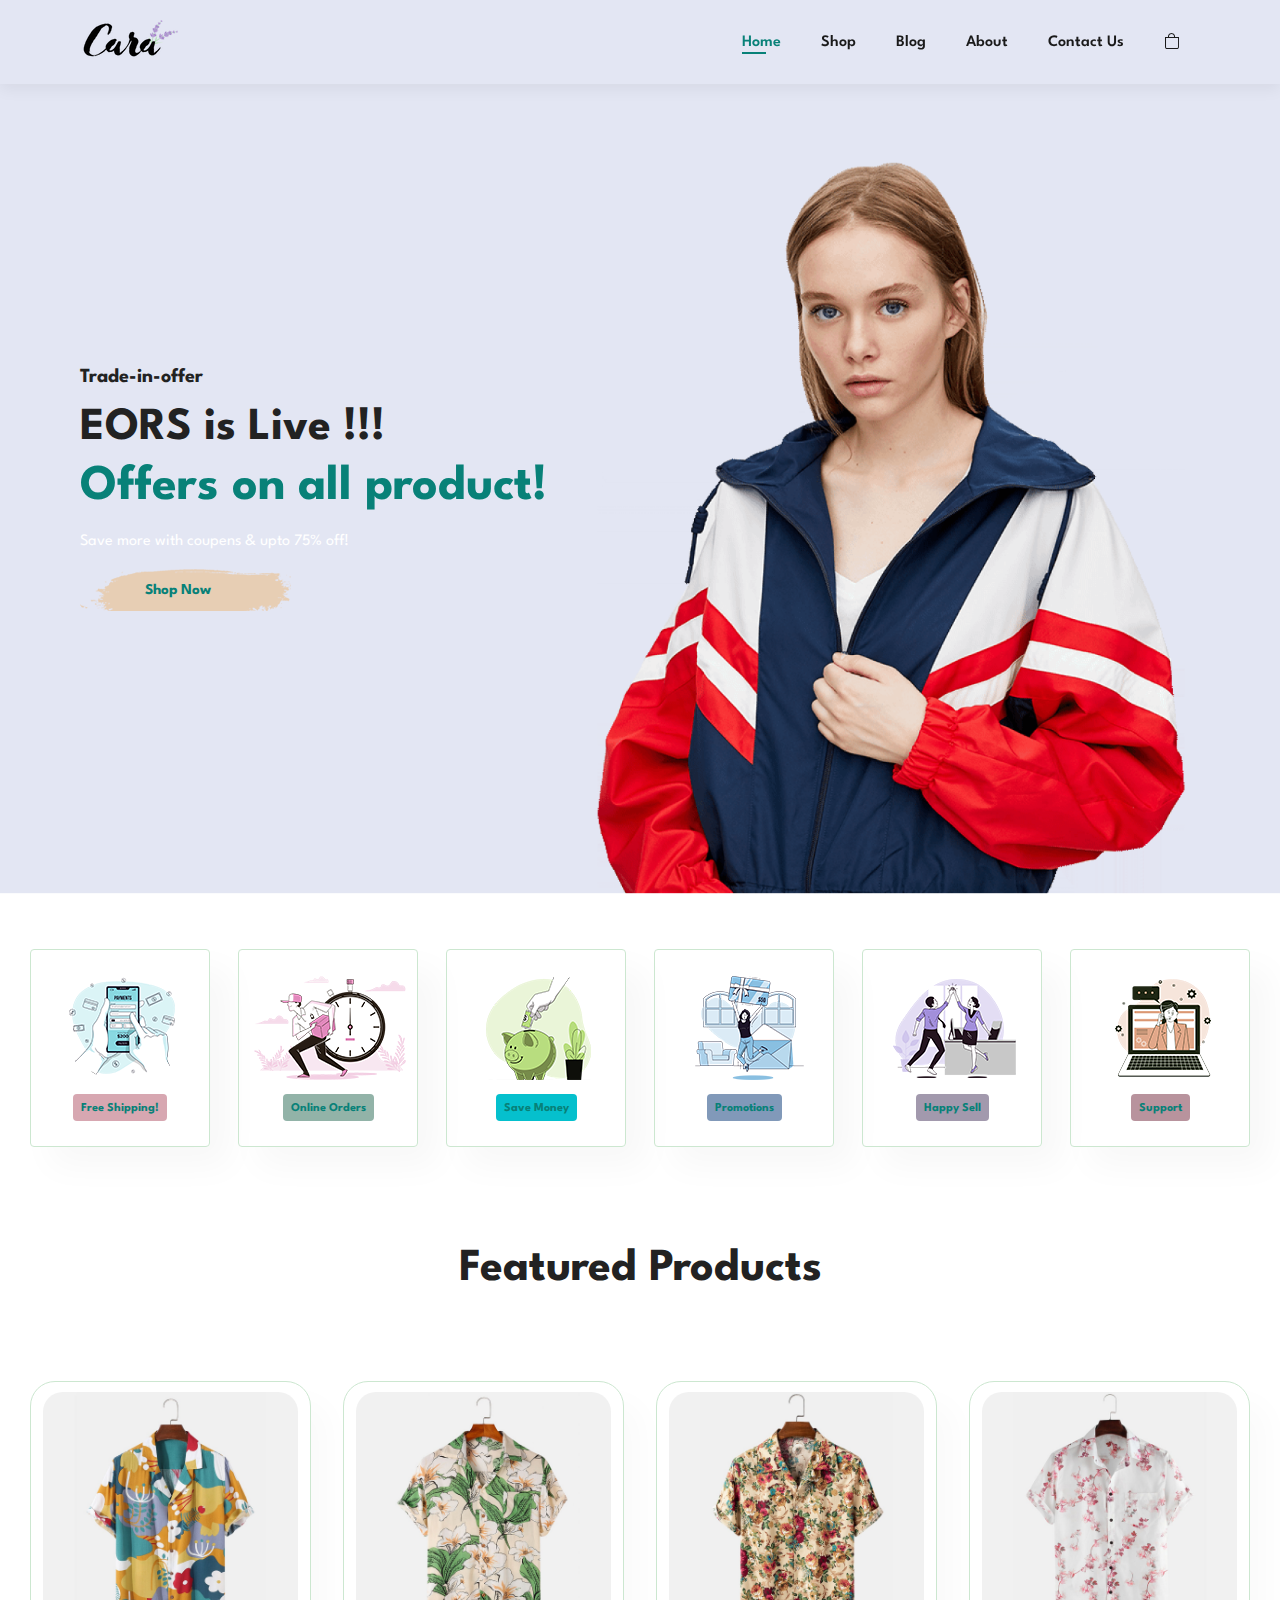
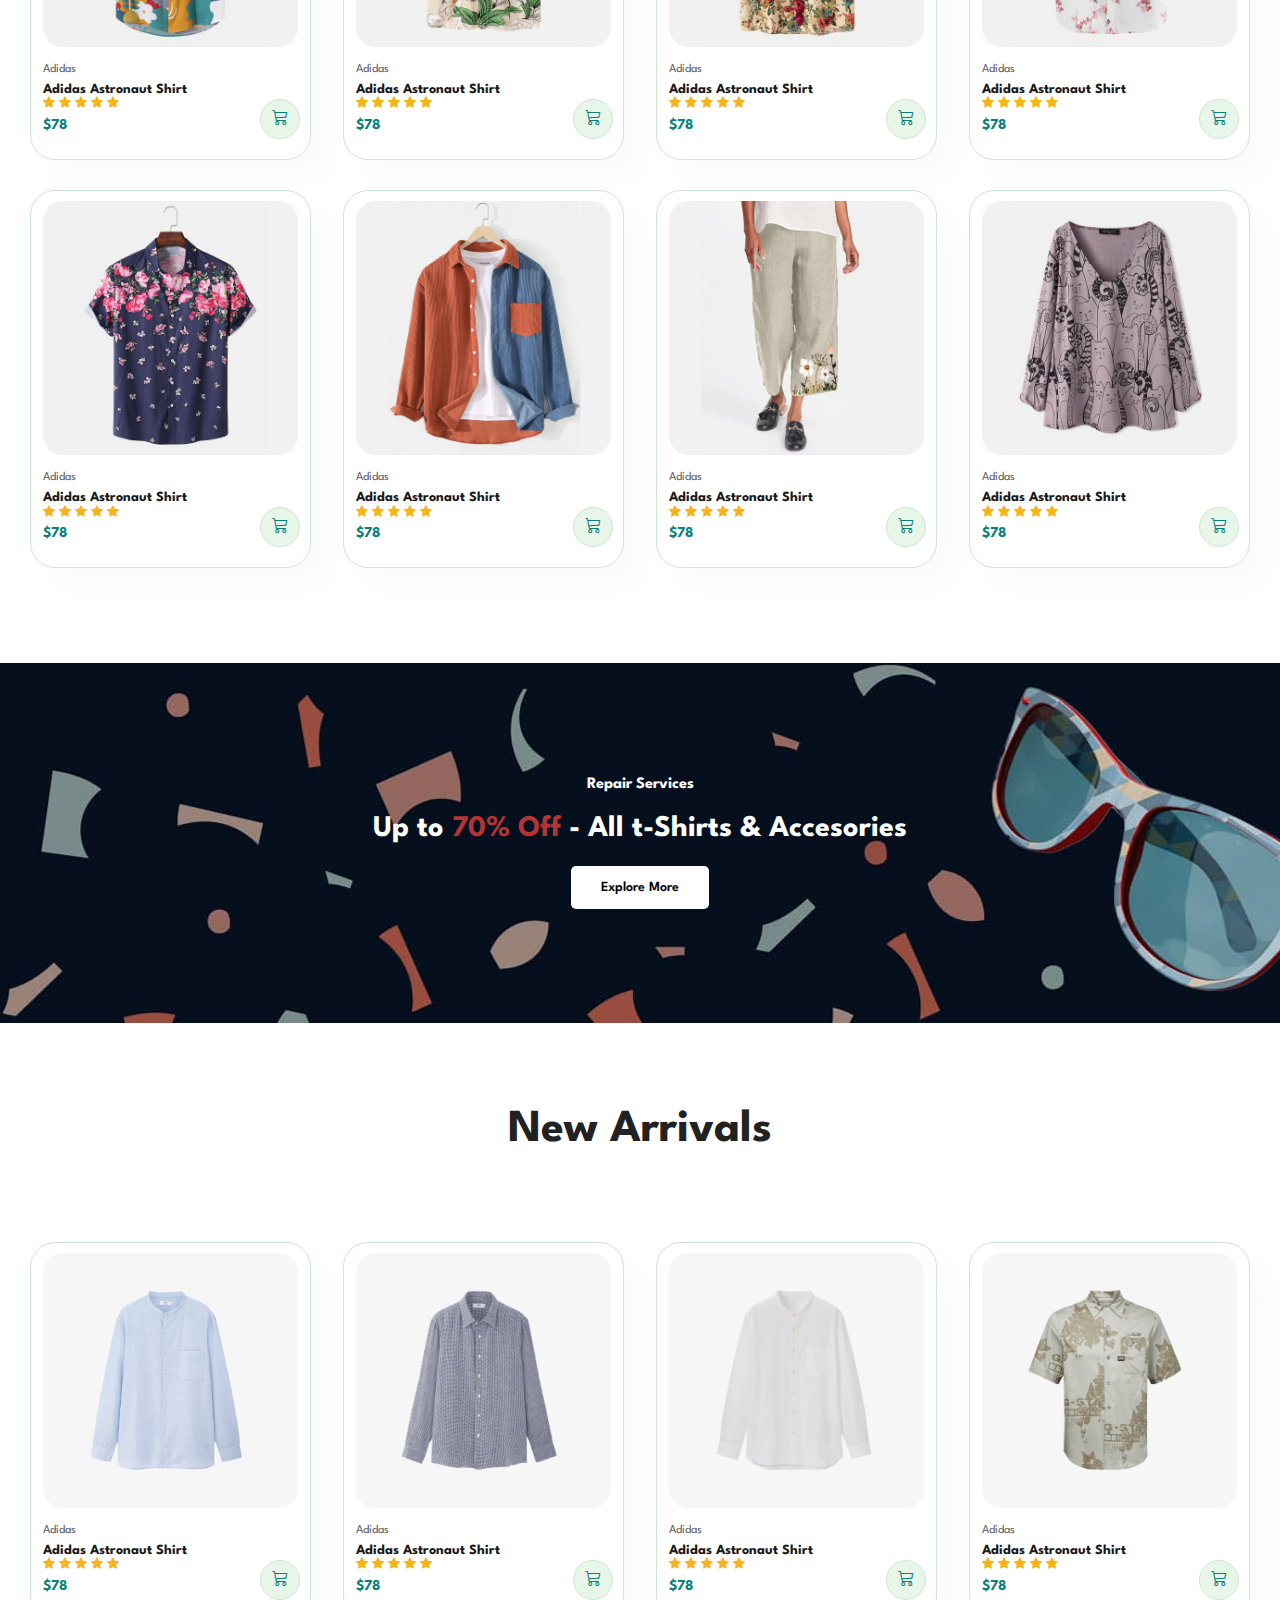
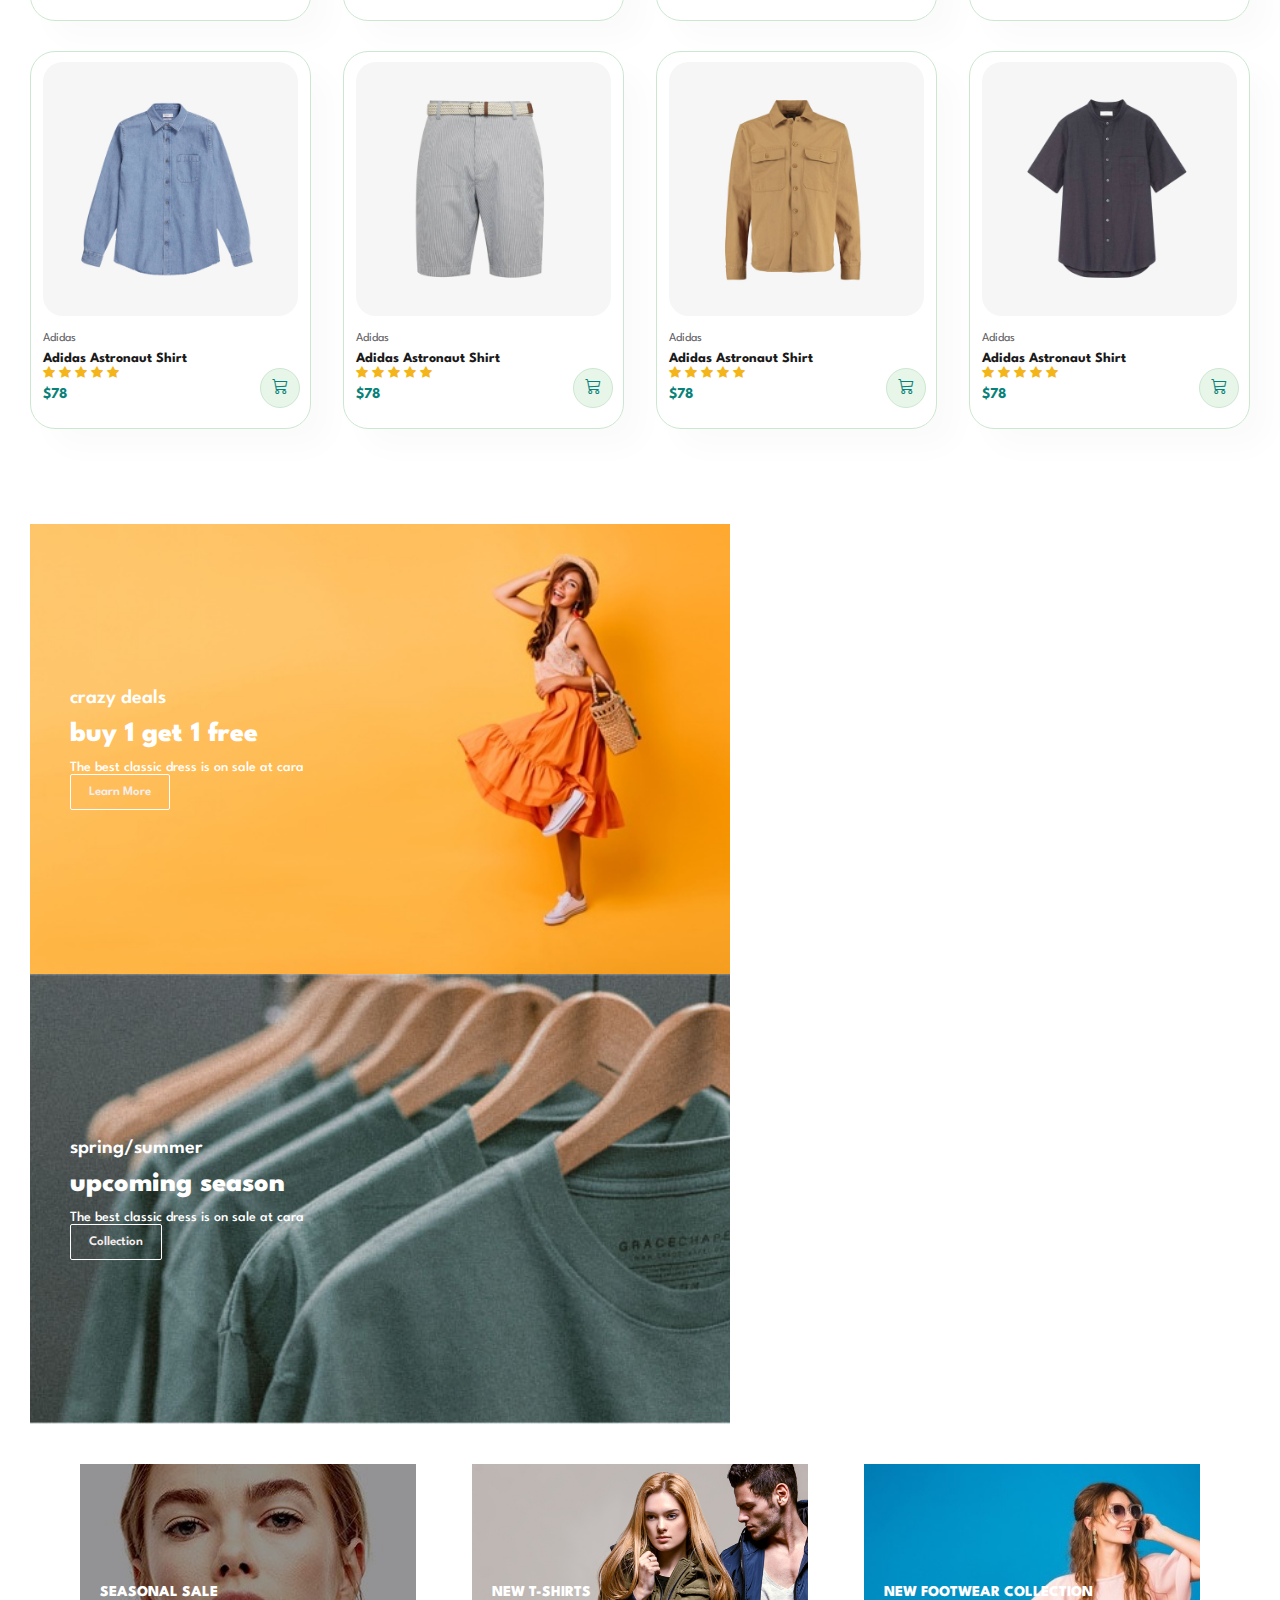
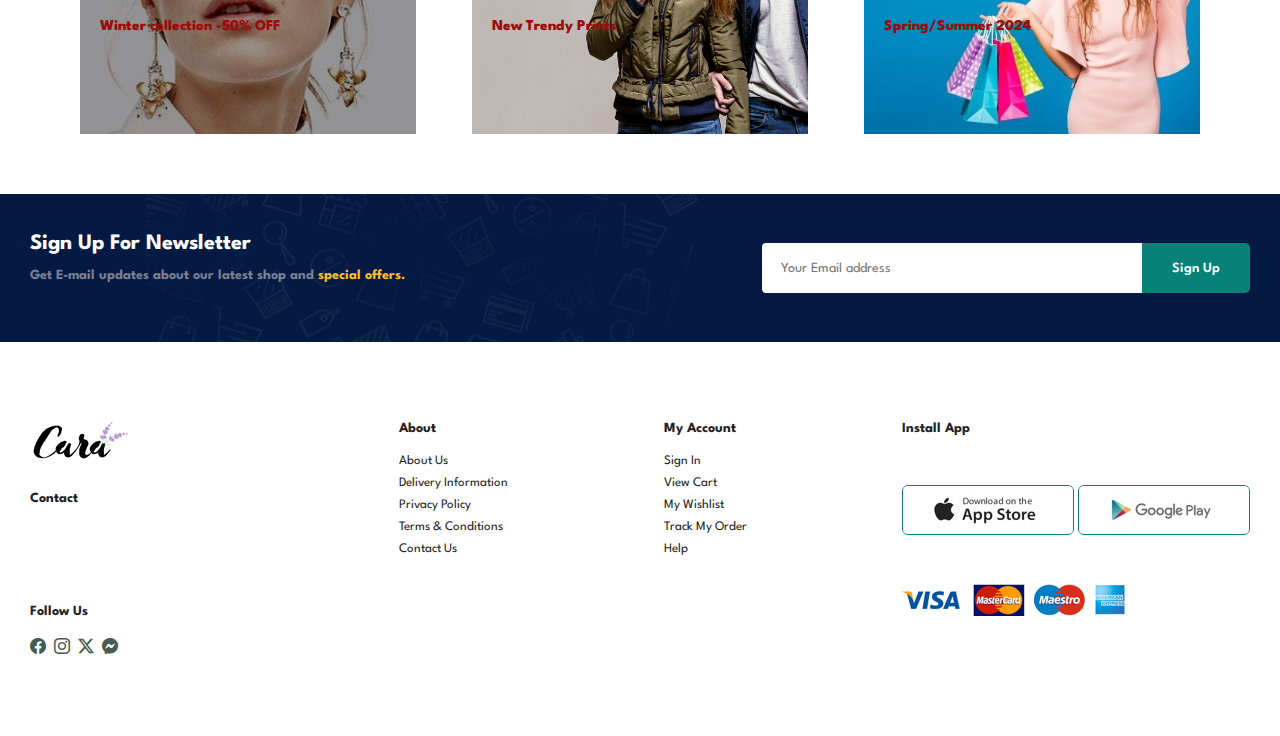
<file: index.html>
<!DOCTYPE html>
<html lang="en">
<head>
    <meta charset="UTF-8">
    <meta name="viewport" content="width=device-width, initial-scale=1.0">
    <title>Omkar's Ecommerce Website</title>
    <link rel="stylesheet" href="https://cdn.jsdelivr.net/npm/bootstrap-icons@1.11.2/font/bootstrap-icons.css">
    <link rel="stylesheet" href="style.css">
</head>
<body>
        <section id="header">
            <a href="#"><img src="img/logo.png" class="logo"></a>

            <div>
                <ul id="navbar">
                    <li><a class="active", href="index.html">Home</a></li>
                    <li><a href="home.html">Shop</a></li>
                    <li><a href="blog.html">Blog</a></li>
                    <li><a href="about.html">About</a></li>
                    <li><a href="contact.html">Contact Us</a></li>
                    <li id="lg-bag"><a href="cart.html"><i class="bi bi-bag"></i></a></li>
                    <a href="#" id="close"><i class="bi bi-x-circle"></i></a>
                </ul>
            </div>
            
            <div id="mobile">
                <a href="cart.html"><i class="bi bi-bag"></i></a>
                <i id="bar" class="bi bi-list"></i>

            </div>
        </section>

        <section id="hero">
            <h4>Trade-in-offer</h4>
            <h2>EORS is Live !!!</h2>
            <h1>Offers on all product!</h1>
            <p>Save more with coupens & upto 75% off!</p>
            <button>Shop Now</button>
        </section>

        <section id="feature" class="section-p1">
            <div class="fe-box">
                <img src="img/features/f1.png" alt="">
                <h6>Free Shipping!</h6>
            </div>

            <div class="fe-box">
                <img src="img/features/f2.png" alt="">
                <h6>Online Orders</h6>
            </div>

            <div class="fe-box">
                <img src="img/features/f3.png" alt="">
                <h6>Save Money</h6>
            </div>

            <div class="fe-box">
                <img src="img/features/f4.png" alt="">
                <h6>Promotions</h6>
            </div>

            <div class="fe-box">
                <img src="img/features/f5.png" alt="">
                <h6>Happy Sell</h6>
            </div>

            <div class="fe-box">
                <img src="img/features/f6.png" alt="">
                <h6>Support</h6>
            </div>
        </section>

        <section id="product1" class="section-p1">
            <h2>Featured Products</h2>
            <p>Summer collection New Modern Design</p>
            <div class="pro-container">
                <div class="pro">
                    <img src="img/products/f1.jpg" alt="">
                    <div class="des">
                        <span>Adidas</span>
                        <h5>Adidas Astronaut Shirt</h5>
                        <div class="star">
                            <i class="bi bi-star-fill"></i>
                            <i class="bi bi-star-fill"></i>
                            <i class="bi bi-star-fill"></i>
                            <i class="bi bi-star-fill"></i>
                            <i class="bi bi-star-fill"></i>
                        </div>
                        <h4>$78</h4>
                    </div>
                    <a href="#"><i class="bi bi-cart3 cart"></i></a>
                </div>
                <div class="pro">
                    <img src="img/products/f2.jpg" alt="">
                    <div class="des">
                        <span>Adidas</span>
                        <h5>Adidas Astronaut Shirt</h5>
                        <div class="star">
                            <i class="bi bi-star-fill"></i>
                            <i class="bi bi-star-fill"></i>
                            <i class="bi bi-star-fill"></i>
                            <i class="bi bi-star-fill"></i>
                            <i class="bi bi-star-fill"></i>
                        </div>
                        <h4>$78</h4>
                    </div>
                    <a href="#"><i class="bi bi-cart3 cart"></i></a>
                </div>
                <div class="pro">
                    <img src="img/products/f3.jpg" alt="">
                    <div class="des">
                        <span>Adidas</span>
                        <h5>Adidas Astronaut Shirt</h5>
                        <div class="star">
                            <i class="bi bi-star-fill"></i>
                            <i class="bi bi-star-fill"></i>
                            <i class="bi bi-star-fill"></i>
                            <i class="bi bi-star-fill"></i>
                            <i class="bi bi-star-fill"></i>
                        </div>
                        <h4>$78</h4>
                    </div>
                    <a href="#"><i class="bi bi-cart3 cart"></i></a>
                </div>
                <div class="pro">
                    <img src="img/products/f4.jpg" alt="">
                    <div class="des">
                        <span>Adidas</span>
                        <h5>Adidas Astronaut Shirt</h5>
                        <div class="star">
                            <i class="bi bi-star-fill"></i>
                            <i class="bi bi-star-fill"></i>
                            <i class="bi bi-star-fill"></i>
                            <i class="bi bi-star-fill"></i>
                            <i class="bi bi-star-fill"></i>
                        </div>
                        <h4>$78</h4>
                    </div>
                    <a href="#"><i class="bi bi-cart3 cart"></i></a>
                </div>
                <div class="pro">
                    <img src="img/products/f5.jpg" alt="">
                    <div class="des">
                        <span>Adidas</span>
                        <h5>Adidas Astronaut Shirt</h5>
                        <div class="star">
                            <i class="bi bi-star-fill"></i>
                            <i class="bi bi-star-fill"></i>
                            <i class="bi bi-star-fill"></i>
                            <i class="bi bi-star-fill"></i>
                            <i class="bi bi-star-fill"></i>
                        </div>
                        <h4>$78</h4>
                    </div>
                    <a href="#"><i class="bi bi-cart3 cart"></i></a>
                </div>
                <div class="pro">
                    <img src="img/products/f6.jpg" alt="">
                    <div class="des">
                        <span>Adidas</span>
                        <h5>Adidas Astronaut Shirt</h5>
                        <div class="star">
                            <i class="bi bi-star-fill"></i>
                            <i class="bi bi-star-fill"></i>
                            <i class="bi bi-star-fill"></i>
                            <i class="bi bi-star-fill"></i>
                            <i class="bi bi-star-fill"></i>
                        </div>
                        <h4>$78</h4>
                    </div>
                    <a href="#"><i class="bi bi-cart3 cart"></i></a>
                </div>
                <div class="pro">
                    <img src="img/products/f7.jpg" alt="">
                    <div class="des">
                        <span>Adidas</span>
                        <h5>Adidas Astronaut Shirt</h5>
                        <div class="star">
                            <i class="bi bi-star-fill"></i>
                            <i class="bi bi-star-fill"></i>
                            <i class="bi bi-star-fill"></i>
                            <i class="bi bi-star-fill"></i>
                            <i class="bi bi-star-fill"></i>
                        </div>
                        <h4>$78</h4>
                    </div>
                    <a href="#"><i class="bi bi-cart3 cart"></i></a>
                </div>
                <div class="pro">
                    <img src="img/products/f8.jpg" alt="">
                    <div class="des">
                        <span>Adidas</span>
                        <h5>Adidas Astronaut Shirt</h5>
                        <div class="star">
                            <i class="bi bi-star-fill"></i>
                            <i class="bi bi-star-fill"></i>
                            <i class="bi bi-star-fill"></i>
                            <i class="bi bi-star-fill"></i>
                            <i class="bi bi-star-fill"></i>
                        </div>
                        <h4>$78</h4>
                    </div>
                    <a href="#"><i class="bi bi-cart3 cart"></i></a>
                </div>
            </div>
        </section>

        <section id="banner" class="section-m1">
            <h4>Repair Services</h4>
            <h2>Up to <span>70% Off</span>  - All t-Shirts & Accesories</h2>
            <button class="normal">Explore More</button>
        </section>

        <section id="product1" class="section-p1">
            <h2>New Arrivals</h2>
            <p>Summer collection New Modern Design</p>
            <div class="pro-container">
                <div class="pro">
                    <img src="img/products/n1.jpg" alt="">
                    <div class="des">
                        <span>Adidas</span>
                        <h5>Adidas Astronaut Shirt</h5>
                        <div class="star">
                            <i class="bi bi-star-fill"></i>
                            <i class="bi bi-star-fill"></i>
                            <i class="bi bi-star-fill"></i>
                            <i class="bi bi-star-fill"></i>
                            <i class="bi bi-star-fill"></i>
                        </div>
                        <h4>$78</h4>
                    </div>
                    <a href="#"><i class="bi bi-cart3 cart"></i></a>
                </div>
                <div class="pro">
                    <img src="img/products/n2.jpg" alt="">
                    <div class="des">
                        <span>Adidas</span>
                        <h5>Adidas Astronaut Shirt</h5>
                        <div class="star">
                            <i class="bi bi-star-fill"></i>
                            <i class="bi bi-star-fill"></i>
                            <i class="bi bi-star-fill"></i>
                            <i class="bi bi-star-fill"></i>
                            <i class="bi bi-star-fill"></i>
                        </div>
                        <h4>$78</h4>
                    </div>
                    <a href="#"><i class="bi bi-cart3 cart"></i></a>
                </div>
                <div class="pro">
                    <img src="img/products/n3.jpg" alt="">
                    <div class="des">
                        <span>Adidas</span>
                        <h5>Adidas Astronaut Shirt</h5>
                        <div class="star">
                            <i class="bi bi-star-fill"></i>
                            <i class="bi bi-star-fill"></i>
                            <i class="bi bi-star-fill"></i>
                            <i class="bi bi-star-fill"></i>
                            <i class="bi bi-star-fill"></i>
                        </div>
                        <h4>$78</h4>
                    </div>
                    <a href="#"><i class="bi bi-cart3 cart"></i></a>
                </div>
                <div class="pro">
                    <img src="img/products/n4.jpg" alt="">
                    <div class="des">
                        <span>Adidas</span>
                        <h5>Adidas Astronaut Shirt</h5>
                        <div class="star">
                            <i class="bi bi-star-fill"></i>
                            <i class="bi bi-star-fill"></i>
                            <i class="bi bi-star-fill"></i>
                            <i class="bi bi-star-fill"></i>
                            <i class="bi bi-star-fill"></i>
                        </div>
                        <h4>$78</h4>
                    </div>
                    <a href="#"><i class="bi bi-cart3 cart"></i></a>
                </div>
                <div class="pro">
                    <img src="img/products/n5.jpg" alt="">
                    <div class="des">
                        <span>Adidas</span>
                        <h5>Adidas Astronaut Shirt</h5>
                        <div class="star">
                            <i class="bi bi-star-fill"></i>
                            <i class="bi bi-star-fill"></i>
                            <i class="bi bi-star-fill"></i>
                            <i class="bi bi-star-fill"></i>
                            <i class="bi bi-star-fill"></i>
                        </div>
                        <h4>$78</h4>
                    </div>
                    <a href="#"><i class="bi bi-cart3 cart"></i></a>
                </div>
                <div class="pro">
                    <img src="img/products/n6.jpg" alt="">
                    <div class="des">
                        <span>Adidas</span>
                        <h5>Adidas Astronaut Shirt</h5>
                        <div class="star">
                            <i class="bi bi-star-fill"></i>
                            <i class="bi bi-star-fill"></i>
                            <i class="bi bi-star-fill"></i>
                            <i class="bi bi-star-fill"></i>
                            <i class="bi bi-star-fill"></i>
                        </div>
                        <h4>$78</h4>
                    </div>
                    <a href="#"><i class="bi bi-cart3 cart"></i></a>
                </div>
                <div class="pro">
                    <img src="img/products/n7.jpg" alt="">
                    <div class="des">
                        <span>Adidas</span>
                        <h5>Adidas Astronaut Shirt</h5>
                        <div class="star">
                            <i class="bi bi-star-fill"></i>
                            <i class="bi bi-star-fill"></i>
                            <i class="bi bi-star-fill"></i>
                            <i class="bi bi-star-fill"></i>
                            <i class="bi bi-star-fill"></i>
                        </div>
                        <h4>$78</h4>
                    </div>
                    <a href="#"><i class="bi bi-cart3 cart"></i></a>
                </div>
                <div class="pro">
                    <img src="img/products/n8.jpg" alt="">
                    <div class="des">
                        <span>Adidas</span>
                        <h5>Adidas Astronaut Shirt</h5>
                        <div class="star">
                            <i class="bi bi-star-fill"></i>
                            <i class="bi bi-star-fill"></i>
                            <i class="bi bi-star-fill"></i>
                            <i class="bi bi-star-fill"></i>
                            <i class="bi bi-star-fill"></i>
                        </div>
                        <h4>$78</h4>
                    </div>
                    <a href="#"><i class="bi bi-cart3 cart"></i></a>
                </div>
            </div>
        </section>

        <section id="sm-banner" class="section-p1">
            <div class="banner-box">
                <h4>crazy deals</h4>
                <h2>buy 1 get 1 free</h2>
                <span>The best classic dress is on sale at cara</span>
                <button class="white">Learn More</button>
            </div>
            <div class="banner-box banner-box2">
                <h4>spring/summer</h4>
                <h2>upcoming season</h2>
                <span>The best classic dress is on sale at cara</span>
                <button class="white">Collection</button>
            </div>
        </section>

        <section id="banner3">
            <div class="banner-box ">
                <h2>SEASONAL SALE</h2>
                <h3>Winter collection -50% OFF</h3>
            </div>

            <div class="banner-box banner-box2">
                <h2>NEW T-SHIRTS</h2>
                <h3>New Trendy Prints</h3>
            </div>

            <div class="banner-box banner-box3">
                <h2>NEW FOOTWEAR COLLECTION</h2>
                <h3>Spring/Summer 2024 </h3>
            </div>
        </section>

        <section id="newsletter" class="section-p1 section-m1">
            <div class="newstext">
                <h4>Sign Up For Newsletter</h4>
                <p>Get E-mail updates about our latest shop and <span>special offers.</span></p>
            </div>
            <div class="form">
                <input type="text" placeholder="Your Email address">
                <button class="normal">Sign Up</button>
            </div>

            
        </section>

        <footer class="section-p1">
            <div class="col">
                <img class="logo" src="img/logo.png" alt="">
                <h4>Contact</h4>
                <p><strong>Address:</strong>A-204,Legacy Avenue,Wakad. </p>
                <p><strong>Phone:</strong>+91 7887544283/+01 2222 322 </p>
                <p><strong>Hours:</strong>10.00-18.00,Mon-Sat </p>
                <div class="follow">
                    <h4>Follow Us</h4>
                    <div class="bootstrap-icons">
                        <i class="bi bi-facebook"></i>
                        <i class="bi bi-instagram"></i>
                        <i class="bi bi-twitter-x"></i>
                        <i class="bi bi-messenger"></i>
                    </div>
                </div>
            </div>

            <div class="col">
                <h4>About</h4>
                <a href="#">About Us</a>
                <a href="#">Delivery Information</a>
                <a href="#">Privacy Policy</a>
                <a href="#">Terms & Conditions</a>
                <a href="#">Contact Us</a>
            </div>

            <div class="col">
                <h4>My Account</h4>
                <a href="#">Sign In</a>
                <a href="#">View Cart</a>
                <a href="#">My Wishlist</a>
                <a href="#">Track My Order</a>
                <a href="#">Help</a>
            </div>

            <div class="col install">
                <h4>Install App</h4>
                <p>From App Store or Google Play</p>
                <div class="row">
                    <img src="img/pay/app.jpg" alt="">
                    <img src="img/pay/play.jpg" alt="">
                </div>
                <p>Secure Payment Gateways</p>
                <img src="img/pay/pay.png" alt="">
            </div>

            <div class="copyright">
                <p>@2024, omk etc - HTML CSS Ecommerce Template         </p>
            </div>
        </footer>
    <script src="script.js"></script>
</body>
</html>
</file>
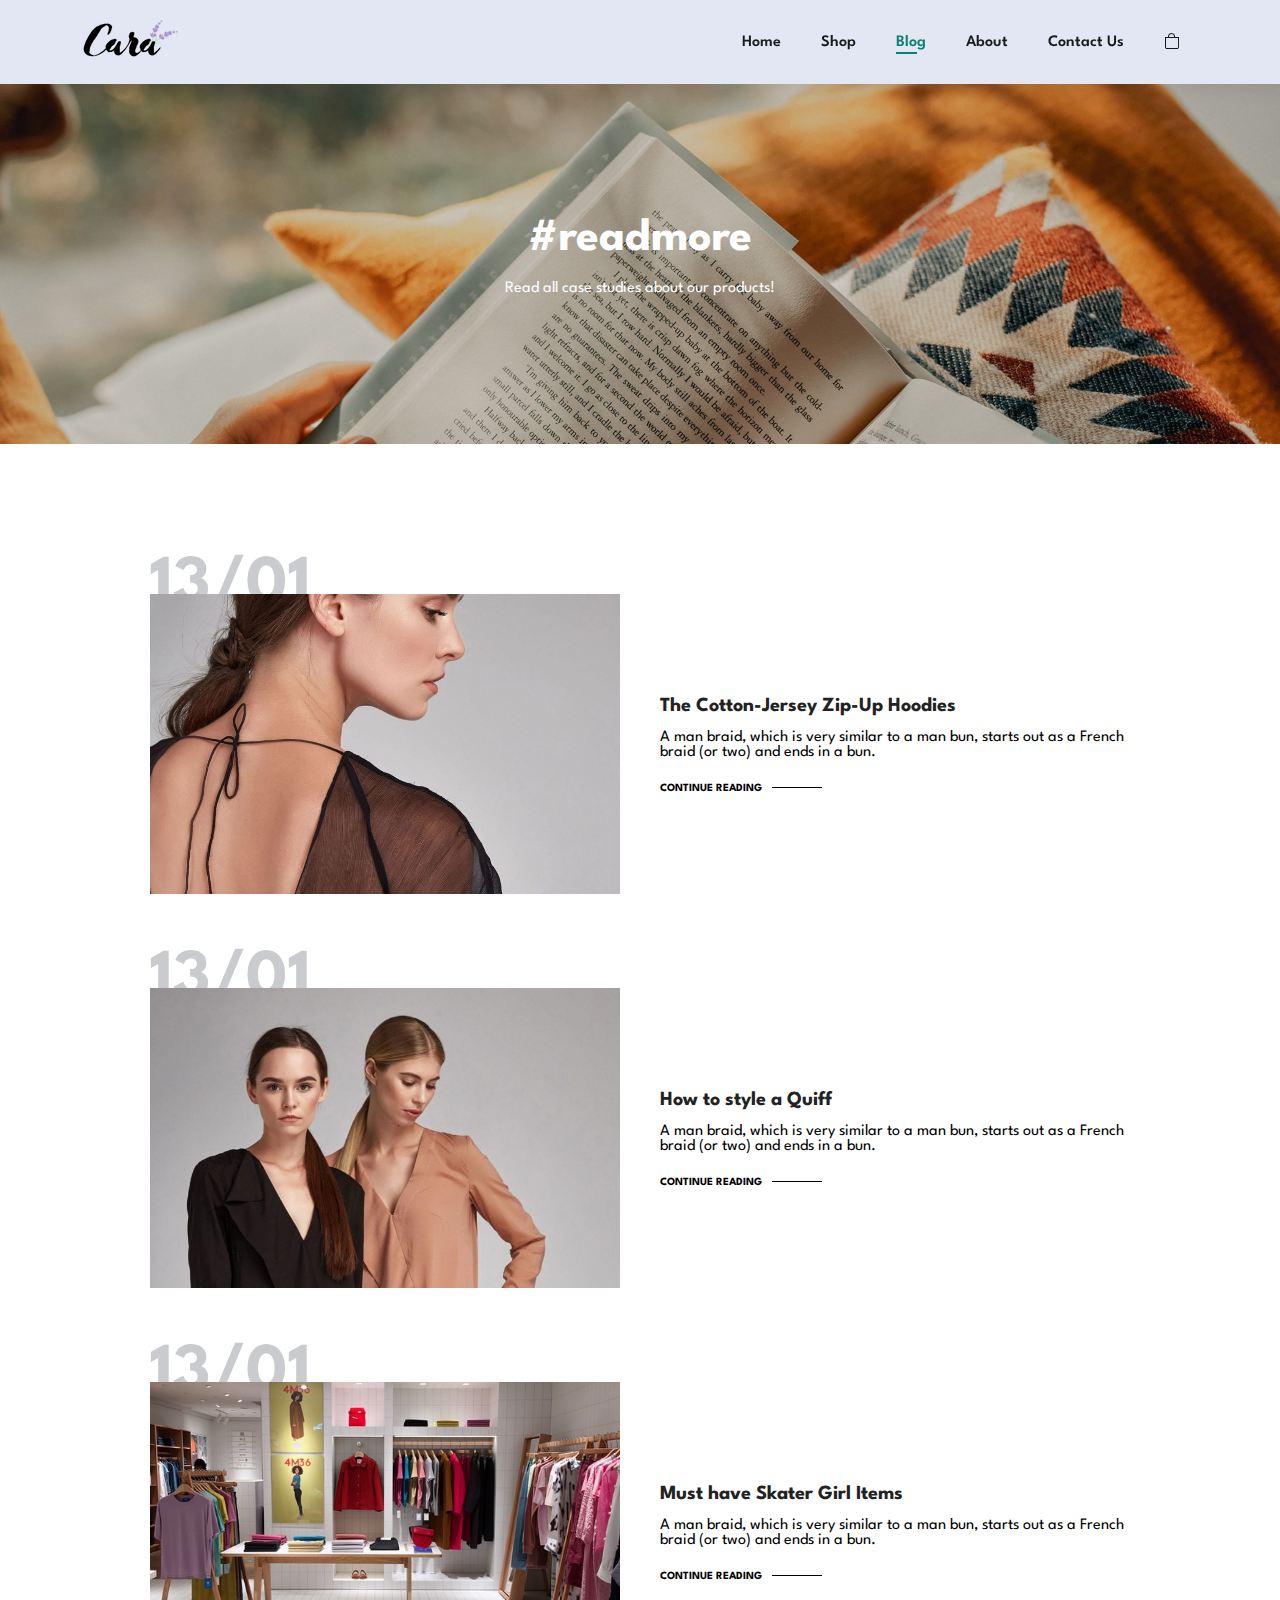
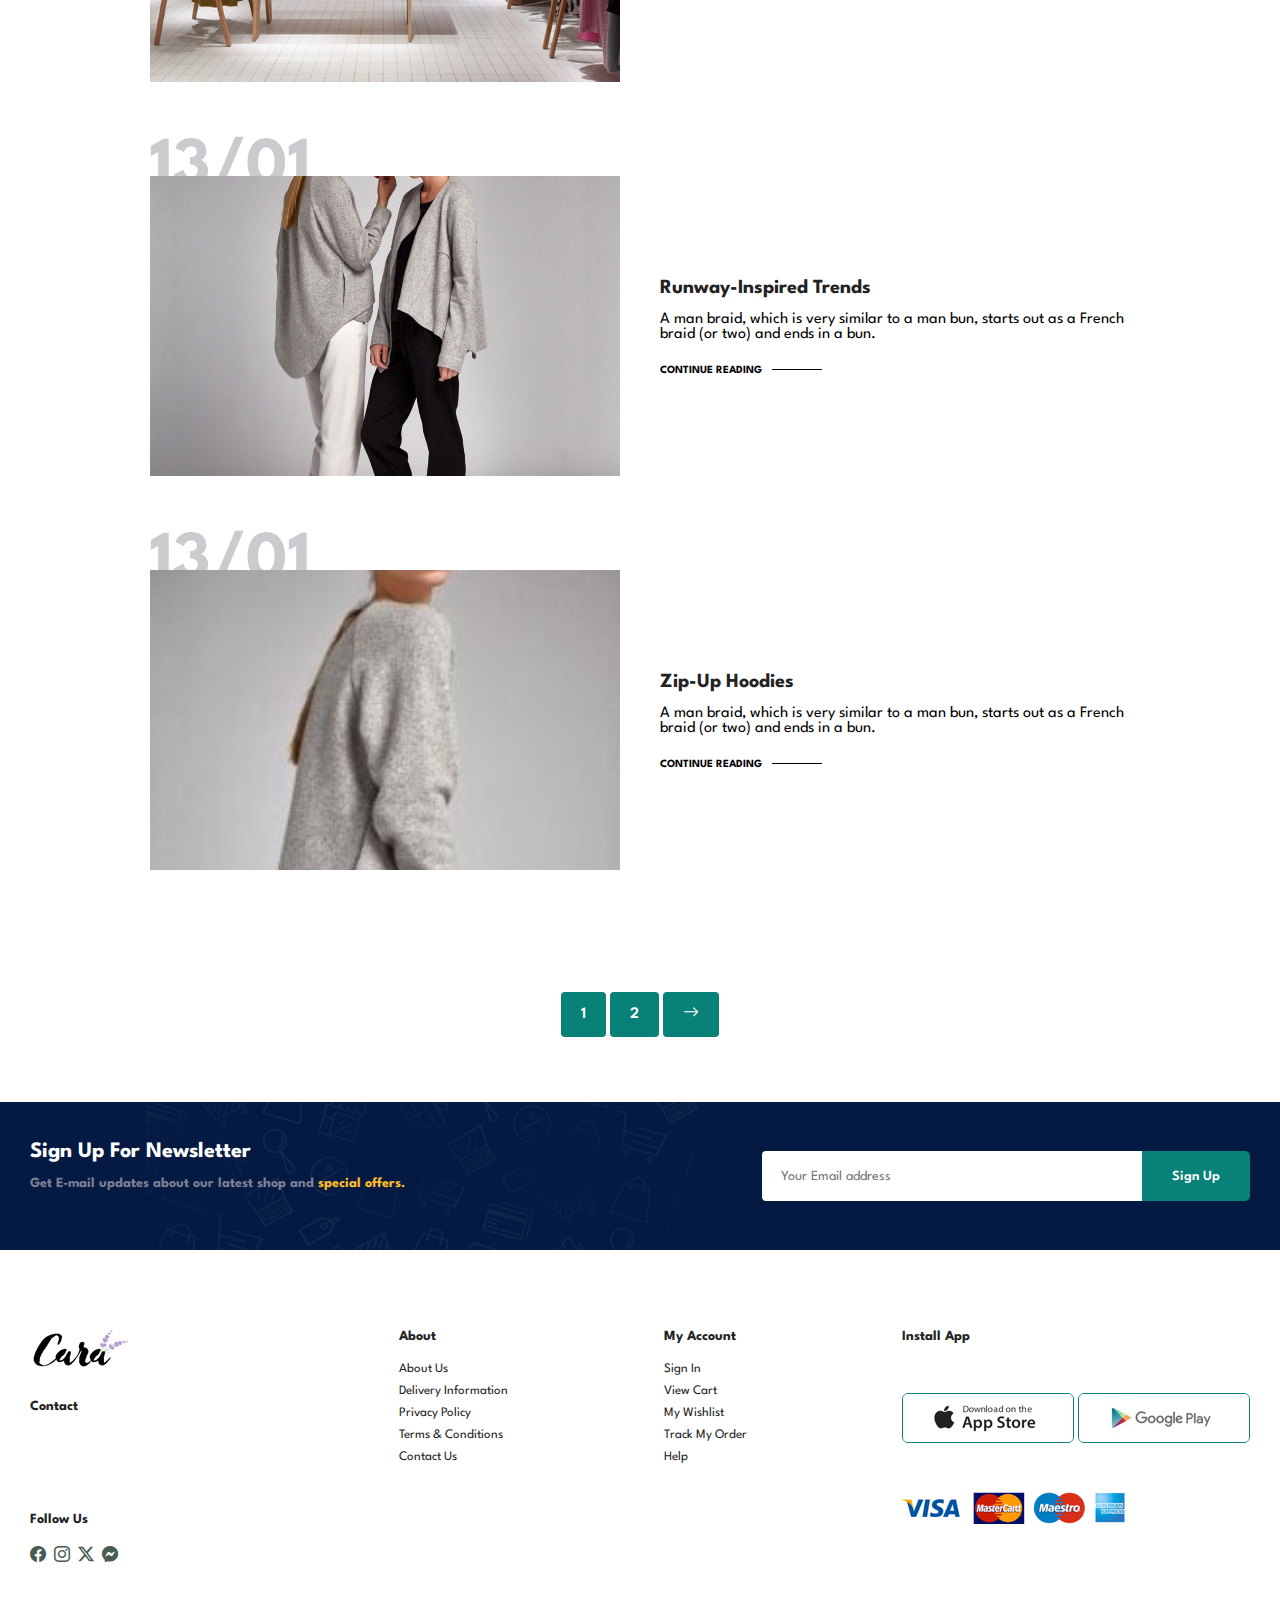
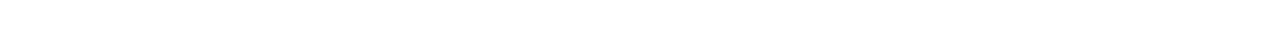
<file: blog.html>
<!DOCTYPE html>
<html lang="en">
<head>
    <meta charset="UTF-8">
    <meta name="viewport" content="width=device-width, initial-scale=1.0">
    <title>Omkar's Ecommerce Website</title>
    <link rel="stylesheet" href="https://cdn.jsdelivr.net/npm/bootstrap-icons@1.11.2/font/bootstrap-icons.css">
    <link rel="stylesheet" href="style.css">
</head>
<body>
        <section id="header">
            <a href="#"><img src="img/logo.png" class="logo"></a>

            <div>
                <ul id="navbar">
                    <li><a href="index.html">Home</a></li>
                    <li><a href="shop.html">Shop</a></li>
                    <li><a class="active",href="blog.html">Blog</a></li>
                    <li><a href="about.html">About</a></li>
                    <li><a href="contact.html">Contact Us</a></li>
                    <li id="lg-bag"><a href="cart.html"><i class="bi bi-bag"></i></a></li>
                    <a href="#" id="close"><i class="bi bi-x-circle"></i></a>
                </ul>
            </div>
            
            <div id="mobile">
                <a href="cart.html"><i class="bi bi-bag"></i></a>
                <i id="bar" class="bi bi-list"></i>

            </div>
        </section>

        <section id="page-header" class="blog-header">
            <h2>#readmore</h2>
            <p>Read all case studies about our products!</p>
        </section>

        <section id="blog">
            <div class="blog-box">
                <div class="blog-img">
                    <img src="img/blog/b1.jpg" alt="">
                </div>
                <div class="blog-details">
                    <h4>The Cotton-Jersey Zip-Up Hoodies</h4>
                    <p style="color: black;"> A man braid, which is very similar to a man bun, starts out as a French braid (or two) and ends in a bun. </p>
                    <a href="#">CONTINUE READING</a>
                </div>
                <h1>13/01</h1>
            </div>

            <div class="blog-box">
                <div class="blog-img">
                    <img src="img/blog/b2.jpg" alt="">
                </div>
                <div class="blog-details">
                    <h4>How to style a Quiff</h4>
                    <p style="color: black;"> A man braid, which is very similar to a man bun, starts out as a French braid (or two) and ends in a bun. </p>
                    <a href="#">CONTINUE READING</a>
                </div>
                <h1>13/01</h1>
            </div>

            <div class="blog-box">
                <div class="blog-img">
                    <img src="img/blog/b3.jpg" alt="">
                </div>
                <div class="blog-details">
                    <h4>Must have Skater Girl Items</h4>
                    <p style="color: black;"> A man braid, which is very similar to a man bun, starts out as a French braid (or two) and ends in a bun. </p>
                    <a href="#">CONTINUE READING</a>
                </div>
                <h1>13/01</h1>
            </div>

            <div class="blog-box">
                <div class="blog-img">
                    <img src="img/blog/b4.jpg" alt="">
                </div>
                <div class="blog-details">
                    <h4>Runway-Inspired Trends</h4>
                    <p style="color: black;"> A man braid, which is very similar to a man bun, starts out as a French braid (or two) and ends in a bun. </p>
                    <a href="#">CONTINUE READING</a>
                </div>
                <h1>13/01</h1>
            </div>

            <div class="blog-box">
                <div class="blog-img">
                    <img src="img/blog/b5.jpg" alt="">
                </div>
                <div class="blog-details">
                    <h4> Zip-Up Hoodies</h4>
                    <p style="color: black;"> A man braid, which is very similar to a man bun, starts out as a French braid (or two) and ends in a bun. </p>
                    <a href="#">CONTINUE READING</a>
                </div>
                <h1>13/01</h1>
            </div>

        </section>

        <section id="pagination" class="section-p1">
            <a href="#">1</a>
            <a href="#">2</a>
            <a href="#"><i class="bi bi-arrow-right"></i></a>
        </section>

        <section id="newsletter" class="section-p1 section-m1">
            <div class="newstext">
                <h4>Sign Up For Newsletter</h4>
                <p>Get E-mail updates about our latest shop and <span>special offers.</span></p>
            </div>
            <div class="form">
                <input type="text" placeholder="Your Email address">
                <button class="normal">Sign Up</button>
            </div>

            
        </section>

        <footer class="section-p1">
            <div class="col">
                <img class="logo" src="img/logo.png" alt="">
                <h4>Contact</h4>
                <p><strong>Address:</strong>A-204,Legacy Avenue,Wakad. </p>
                <p><strong>Phone:</strong>+91 7887544283/+01 2222 322 </p>
                <p><strong>Hours:</strong>10.00-18.00,Mon-Sat </p>
                <div class="follow">
                    <h4>Follow Us</h4>
                    <div class="bootstrap-icons">
                        <i class="bi bi-facebook"></i>
                        <i class="bi bi-instagram"></i>
                        <i class="bi bi-twitter-x"></i>
                        <i class="bi bi-messenger"></i>
                    </div>
                </div>
            </div>

            <div class="col">
                <h4>About</h4>
                <a href="#">About Us</a>
                <a href="#">Delivery Information</a>
                <a href="#">Privacy Policy</a>
                <a href="#">Terms & Conditions</a>
                <a href="#">Contact Us</a>
            </div>

            <div class="col">
                <h4>My Account</h4>
                <a href="#">Sign In</a>
                <a href="#">View Cart</a>
                <a href="#">My Wishlist</a>
                <a href="#">Track My Order</a>
                <a href="#">Help</a>
            </div>

            <div class="col install">
                <h4>Install App</h4>
                <p>From App Store or Google Play</p>
                <div class="row">
                    <img src="img/pay/app.jpg" alt="">
                    <img src="img/pay/play.jpg" alt="">
                </div>
                <p>Secure Payment Gateways</p>
                <img src="img/pay/pay.png" alt="">
            </div>

            <div class="copyright">
                <p>@2024, omk etc - HTML CSS Ecommerce Template         </p>
            </div>
        </footer>
    <script src="script.js"></script>
</body>
</html>
</file>
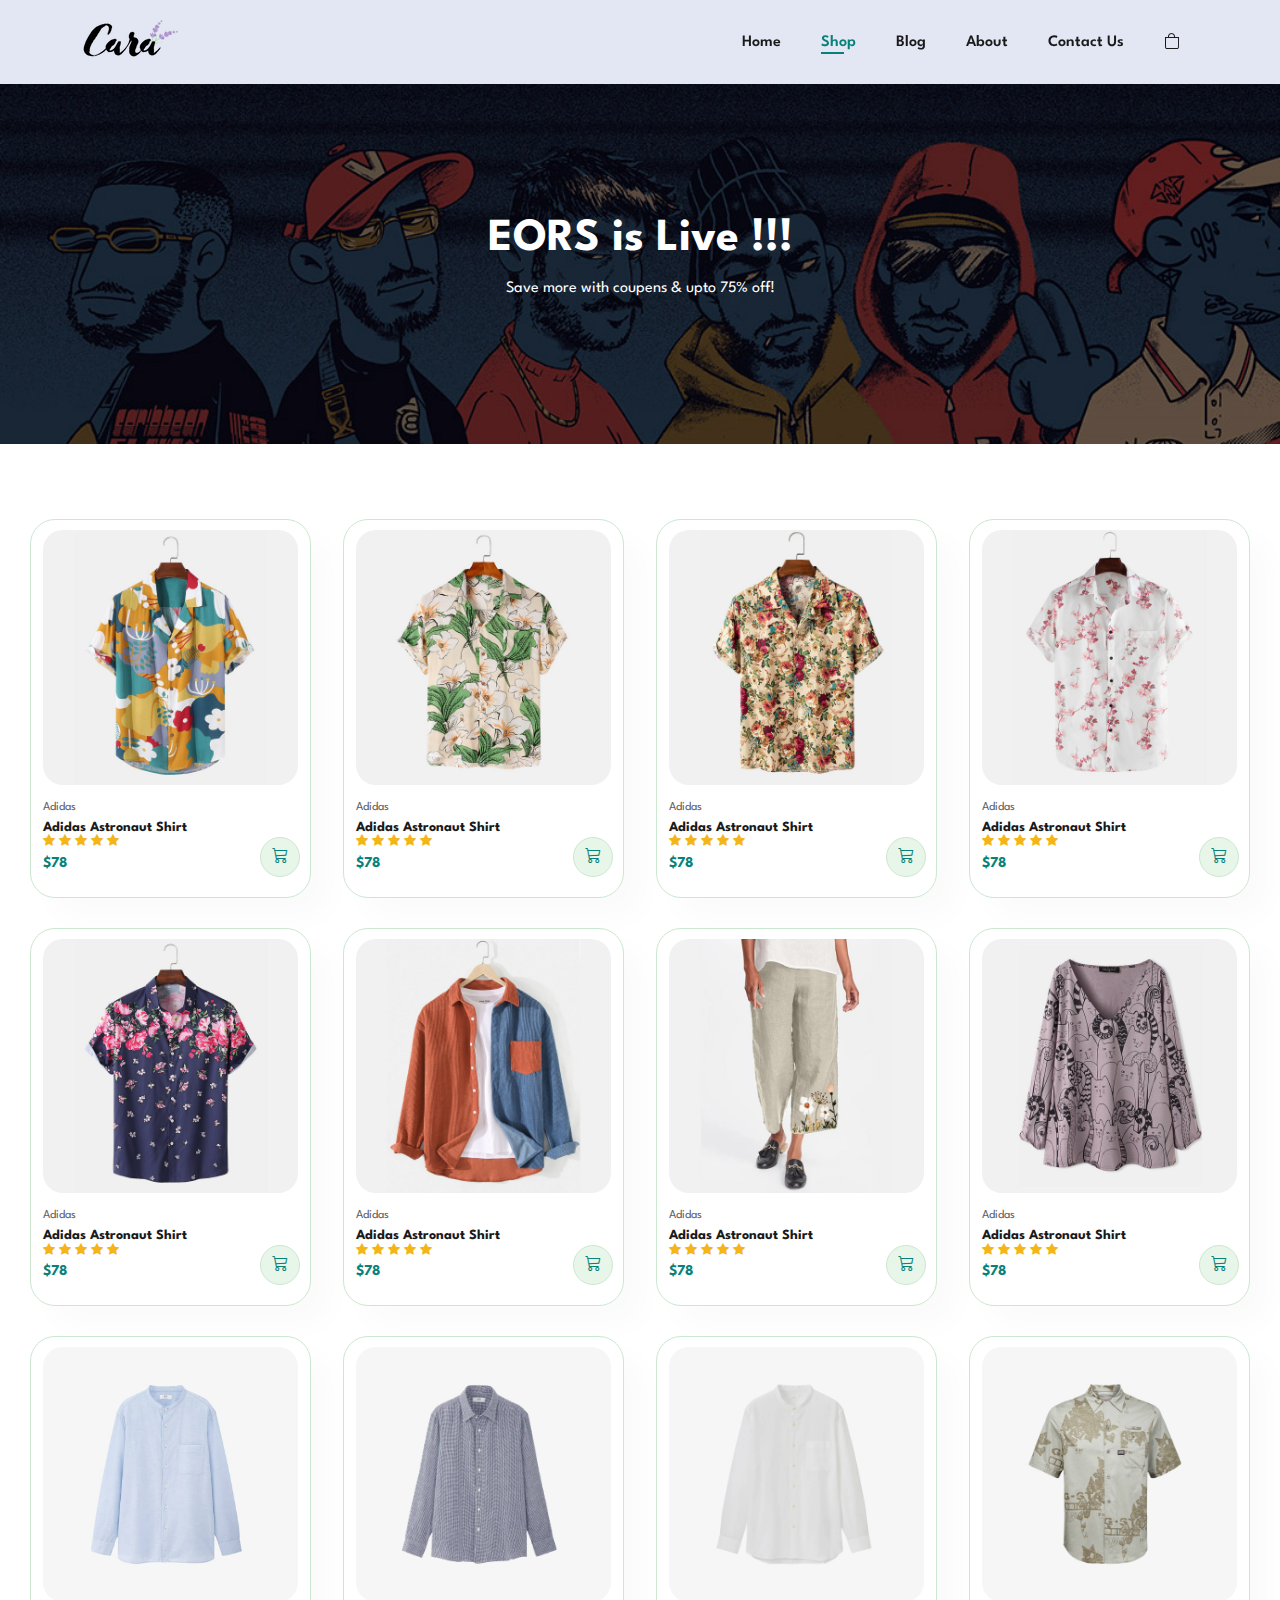
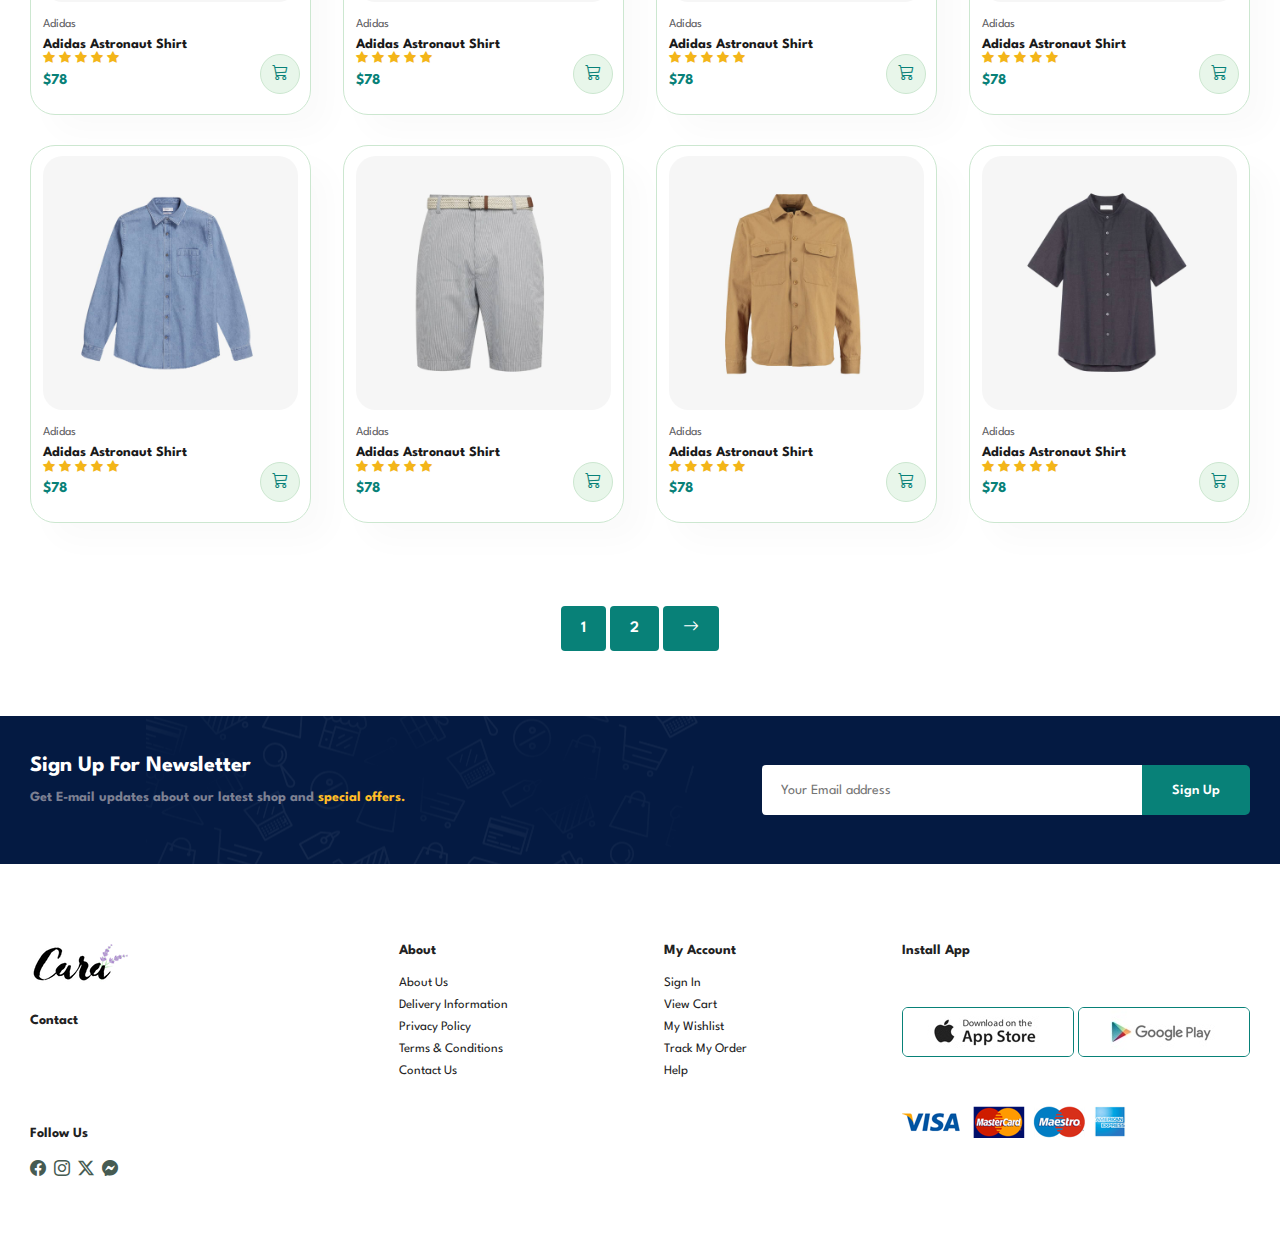
<file: shop.html>
<!DOCTYPE html>
<html lang="en">
<head>
    <meta charset="UTF-8">
    <meta name="viewport" content="width=device-width, initial-scale=1.0">
    <title>Omkar's Ecommerce Website</title>
    <link rel="stylesheet" href="https://cdn.jsdelivr.net/npm/bootstrap-icons@1.11.2/font/bootstrap-icons.css">
    <link rel="stylesheet" href="style.css">
</head>
<body>
        <section id="header">
            <a href="#"><img src="img/logo.png" class="logo"></a>

            <div>
                <ul id="navbar">
                    <li><a href="index.html">Home</a></li>
                    <li><a class="active", href="shop.html">Shop</a></li>
                    <li><a href="blog.html">Blog</a></li>
                    <li><a href="about.html">About</a></li>
                    <li><a href="contact.html">Contact Us</a></li>
                    <li id="lg-bag"><a href="cart.html"><i class="bi bi-bag"></i></a></li>
                    <a href="#" id="close"><i class="bi bi-x-circle"></i></a>
                </ul>
            </div>
            
            <div id="mobile">
                <a href="cart.html"><i class="bi bi-bag"></i></a>
                <i id="bar" class="bi bi-list"></i>

            </div>
        </section>

        <section id="page-header">
            <h2>EORS is Live !!!</h2>
            <p>Save more with coupens & upto 75% off!</p>
        </section>

        <section id="product1" class="section-p1">
            
            <div class="pro-container">
                <div class="pro" onclick="window.location.href='sproduct.html';">
                    <img src="img/products/f1.jpg" alt="">
                    <div class="des">
                        <span>Adidas</span>
                        <h5>Adidas Astronaut Shirt</h5>
                        <div class="star">
                            <i class="bi bi-star-fill"></i>
                            <i class="bi bi-star-fill"></i>
                            <i class="bi bi-star-fill"></i>
                            <i class="bi bi-star-fill"></i>
                            <i class="bi bi-star-fill"></i>
                        </div>
                        <h4>$78</h4>
                    </div>
                    <a href="#"><i class="bi bi-cart3 cart"></i></a>
                </div>
                <div class="pro">
                    <img src="img/products/f2.jpg" alt="">
                    <div class="des">
                        <span>Adidas</span>
                        <h5>Adidas Astronaut Shirt</h5>
                        <div class="star">
                            <i class="bi bi-star-fill"></i>
                            <i class="bi bi-star-fill"></i>
                            <i class="bi bi-star-fill"></i>
                            <i class="bi bi-star-fill"></i>
                            <i class="bi bi-star-fill"></i>
                        </div>
                        <h4>$78</h4>
                    </div>
                    <a href="#"><i class="bi bi-cart3 cart"></i></a>
                </div>
                <div class="pro">
                    <img src="img/products/f3.jpg" alt="">
                    <div class="des">
                        <span>Adidas</span>
                        <h5>Adidas Astronaut Shirt</h5>
                        <div class="star">
                            <i class="bi bi-star-fill"></i>
                            <i class="bi bi-star-fill"></i>
                            <i class="bi bi-star-fill"></i>
                            <i class="bi bi-star-fill"></i>
                            <i class="bi bi-star-fill"></i>
                        </div>
                        <h4>$78</h4>
                    </div>
                    <a href="#"><i class="bi bi-cart3 cart"></i></a>
                </div>
                <div class="pro">
                    <img src="img/products/f4.jpg" alt="">
                    <div class="des">
                        <span>Adidas</span>
                        <h5>Adidas Astronaut Shirt</h5>
                        <div class="star">
                            <i class="bi bi-star-fill"></i>
                            <i class="bi bi-star-fill"></i>
                            <i class="bi bi-star-fill"></i>
                            <i class="bi bi-star-fill"></i>
                            <i class="bi bi-star-fill"></i>
                        </div>
                        <h4>$78</h4>
                    </div>
                    <a href="#"><i class="bi bi-cart3 cart"></i></a>
                </div>
                <div class="pro">
                    <img src="img/products/f5.jpg" alt="">
                    <div class="des">
                        <span>Adidas</span>
                        <h5>Adidas Astronaut Shirt</h5>
                        <div class="star">
                            <i class="bi bi-star-fill"></i>
                            <i class="bi bi-star-fill"></i>
                            <i class="bi bi-star-fill"></i>
                            <i class="bi bi-star-fill"></i>
                            <i class="bi bi-star-fill"></i>
                        </div>
                        <h4>$78</h4>
                    </div>
                    <a href="#"><i class="bi bi-cart3 cart"></i></a>
                </div>
                <div class="pro">
                    <img src="img/products/f6.jpg" alt="">
                    <div class="des">
                        <span>Adidas</span>
                        <h5>Adidas Astronaut Shirt</h5>
                        <div class="star">
                            <i class="bi bi-star-fill"></i>
                            <i class="bi bi-star-fill"></i>
                            <i class="bi bi-star-fill"></i>
                            <i class="bi bi-star-fill"></i>
                            <i class="bi bi-star-fill"></i>
                        </div>
                        <h4>$78</h4>
                    </div>
                    <a href="#"><i class="bi bi-cart3 cart"></i></a>
                </div>
                <div class="pro">
                    <img src="img/products/f7.jpg" alt="">
                    <div class="des">
                        <span>Adidas</span>
                        <h5>Adidas Astronaut Shirt</h5>
                        <div class="star">
                            <i class="bi bi-star-fill"></i>
                            <i class="bi bi-star-fill"></i>
                            <i class="bi bi-star-fill"></i>
                            <i class="bi bi-star-fill"></i>
                            <i class="bi bi-star-fill"></i>
                        </div>
                        <h4>$78</h4>
                    </div>
                    <a href="#"><i class="bi bi-cart3 cart"></i></a>
                </div>
                <div class="pro">
                    <img src="img/products/f8.jpg" alt="">
                    <div class="des">
                        <span>Adidas</span>
                        <h5>Adidas Astronaut Shirt</h5>
                        <div class="star">
                            <i class="bi bi-star-fill"></i>
                            <i class="bi bi-star-fill"></i>
                            <i class="bi bi-star-fill"></i>
                            <i class="bi bi-star-fill"></i>
                            <i class="bi bi-star-fill"></i>
                        </div>
                        <h4>$78</h4>
                    </div>
                    <a href="#"><i class="bi bi-cart3 cart"></i></a>
                </div>
                <div class="pro">
                    <img src="img/products/n1.jpg" alt="">
                    <div class="des">
                        <span>Adidas</span>
                        <h5>Adidas Astronaut Shirt</h5>
                        <div class="star">
                            <i class="bi bi-star-fill"></i>
                            <i class="bi bi-star-fill"></i>
                            <i class="bi bi-star-fill"></i>
                            <i class="bi bi-star-fill"></i>
                            <i class="bi bi-star-fill"></i>
                        </div>
                        <h4>$78</h4>
                    </div>
                    <a href="#"><i class="bi bi-cart3 cart"></i></a>
                </div>
                <div class="pro">
                    <img src="img/products/n2.jpg" alt="">
                    <div class="des">
                        <span>Adidas</span>
                        <h5>Adidas Astronaut Shirt</h5>
                        <div class="star">
                            <i class="bi bi-star-fill"></i>
                            <i class="bi bi-star-fill"></i>
                            <i class="bi bi-star-fill"></i>
                            <i class="bi bi-star-fill"></i>
                            <i class="bi bi-star-fill"></i>
                        </div>
                        <h4>$78</h4>
                    </div>
                    <a href="#"><i class="bi bi-cart3 cart"></i></a>
                </div>
                <div class="pro">
                    <img src="img/products/n3.jpg" alt="">
                    <div class="des">
                        <span>Adidas</span>
                        <h5>Adidas Astronaut Shirt</h5>
                        <div class="star">
                            <i class="bi bi-star-fill"></i>
                            <i class="bi bi-star-fill"></i>
                            <i class="bi bi-star-fill"></i>
                            <i class="bi bi-star-fill"></i>
                            <i class="bi bi-star-fill"></i>
                        </div>
                        <h4>$78</h4>
                    </div>
                    <a href="#"><i class="bi bi-cart3 cart"></i></a>
                </div>
                <div class="pro">
                    <img src="img/products/n4.jpg" alt="">
                    <div class="des">
                        <span>Adidas</span>
                        <h5>Adidas Astronaut Shirt</h5>
                        <div class="star">
                            <i class="bi bi-star-fill"></i>
                            <i class="bi bi-star-fill"></i>
                            <i class="bi bi-star-fill"></i>
                            <i class="bi bi-star-fill"></i>
                            <i class="bi bi-star-fill"></i>
                        </div>
                        <h4>$78</h4>
                    </div>
                    <a href="#"><i class="bi bi-cart3 cart"></i></a>
                </div>
                <div class="pro">
                    <img src="img/products/n5.jpg" alt="">
                    <div class="des">
                        <span>Adidas</span>
                        <h5>Adidas Astronaut Shirt</h5>
                        <div class="star">
                            <i class="bi bi-star-fill"></i>
                            <i class="bi bi-star-fill"></i>
                            <i class="bi bi-star-fill"></i>
                            <i class="bi bi-star-fill"></i>
                            <i class="bi bi-star-fill"></i>
                        </div>
                        <h4>$78</h4>
                    </div>
                    <a href="#"><i class="bi bi-cart3 cart"></i></a>
                </div>
                <div class="pro">
                    <img src="img/products/n6.jpg" alt="">
                    <div class="des">
                        <span>Adidas</span>
                        <h5>Adidas Astronaut Shirt</h5>
                        <div class="star">
                            <i class="bi bi-star-fill"></i>
                            <i class="bi bi-star-fill"></i>
                            <i class="bi bi-star-fill"></i>
                            <i class="bi bi-star-fill"></i>
                            <i class="bi bi-star-fill"></i>
                        </div>
                        <h4>$78</h4>
                    </div>
                    <a href="#"><i class="bi bi-cart3 cart"></i></a>
                </div>
                <div class="pro">
                    <img src="img/products/n7.jpg" alt="">
                    <div class="des">
                        <span>Adidas</span>
                        <h5>Adidas Astronaut Shirt</h5>
                        <div class="star">
                            <i class="bi bi-star-fill"></i>
                            <i class="bi bi-star-fill"></i>
                            <i class="bi bi-star-fill"></i>
                            <i class="bi bi-star-fill"></i>
                            <i class="bi bi-star-fill"></i>
                        </div>
                        <h4>$78</h4>
                    </div>
                    <a href="#"><i class="bi bi-cart3 cart"></i></a>
                </div>
                <div class="pro">
                    <img src="img/products/n8.jpg" alt="">
                    <div class="des">
                        <span>Adidas</span>
                        <h5>Adidas Astronaut Shirt</h5>
                        <div class="star">
                            <i class="bi bi-star-fill"></i>
                            <i class="bi bi-star-fill"></i>
                            <i class="bi bi-star-fill"></i>
                            <i class="bi bi-star-fill"></i>
                            <i class="bi bi-star-fill"></i>
                        </div>
                        <h4>$78</h4>
                    </div>
                    <a href="#"><i class="bi bi-cart3 cart"></i></a>
                </div>
            </div>
        </section> 

        <section id="pagination" class="section-p1">
            <a href="#">1</a>
            <a href="#">2</a>
            <a href="#"><i class="bi bi-arrow-right"></i></a>
        </section>

        <section id="newsletter" class="section-p1 section-m1">
            <div class="newstext">
                <h4>Sign Up For Newsletter</h4>
                <p>Get E-mail updates about our latest shop and <span>special offers.</span></p>
            </div>
            <div class="form">
                <input type="text" placeholder="Your Email address">
                <button class="normal">Sign Up</button>
            </div>

            
        </section>

        <footer class="section-p1">
            <div class="col">
                <img class="logo" src="img/logo.png" alt="">
                <h4>Contact</h4>
                <p><strong>Address:</strong>A-204,Legacy Avenue,Wakad. </p>
                <p><strong>Phone:</strong>+91 7887544283/+01 2222 322 </p>
                <p><strong>Hours:</strong>10.00-18.00,Mon-Sat </p>
                <div class="follow">
                    <h4>Follow Us</h4>
                    <div class="bootstrap-icons">
                        <i class="bi bi-facebook"></i>
                        <i class="bi bi-instagram"></i>
                        <i class="bi bi-twitter-x"></i>
                        <i class="bi bi-messenger"></i>
                    </div>
                </div>
            </div>

            <div class="col">
                <h4>About</h4>
                <a href="#">About Us</a>
                <a href="#">Delivery Information</a>
                <a href="#">Privacy Policy</a>
                <a href="#">Terms & Conditions</a>
                <a href="#">Contact Us</a>
            </div>

            <div class="col">
                <h4>My Account</h4>
                <a href="#">Sign In</a>
                <a href="#">View Cart</a>
                <a href="#">My Wishlist</a>
                <a href="#">Track My Order</a>
                <a href="#">Help</a>
            </div>

            <div class="col install">
                <h4>Install App</h4>
                <p>From App Store or Google Play</p>
                <div class="row">
                    <img src="img/pay/app.jpg" alt="">
                    <img src="img/pay/play.jpg" alt="">
                </div>
                <p>Secure Payment Gateways</p>
                <img src="img/pay/pay.png" alt="">
            </div>

            <div class="copyright">
                <p>@2024, omk etc - HTML CSS Ecommerce Template         </p>
            </div>
        </footer>
    <script src="script.js"></script>
</body>
</html>
</file>
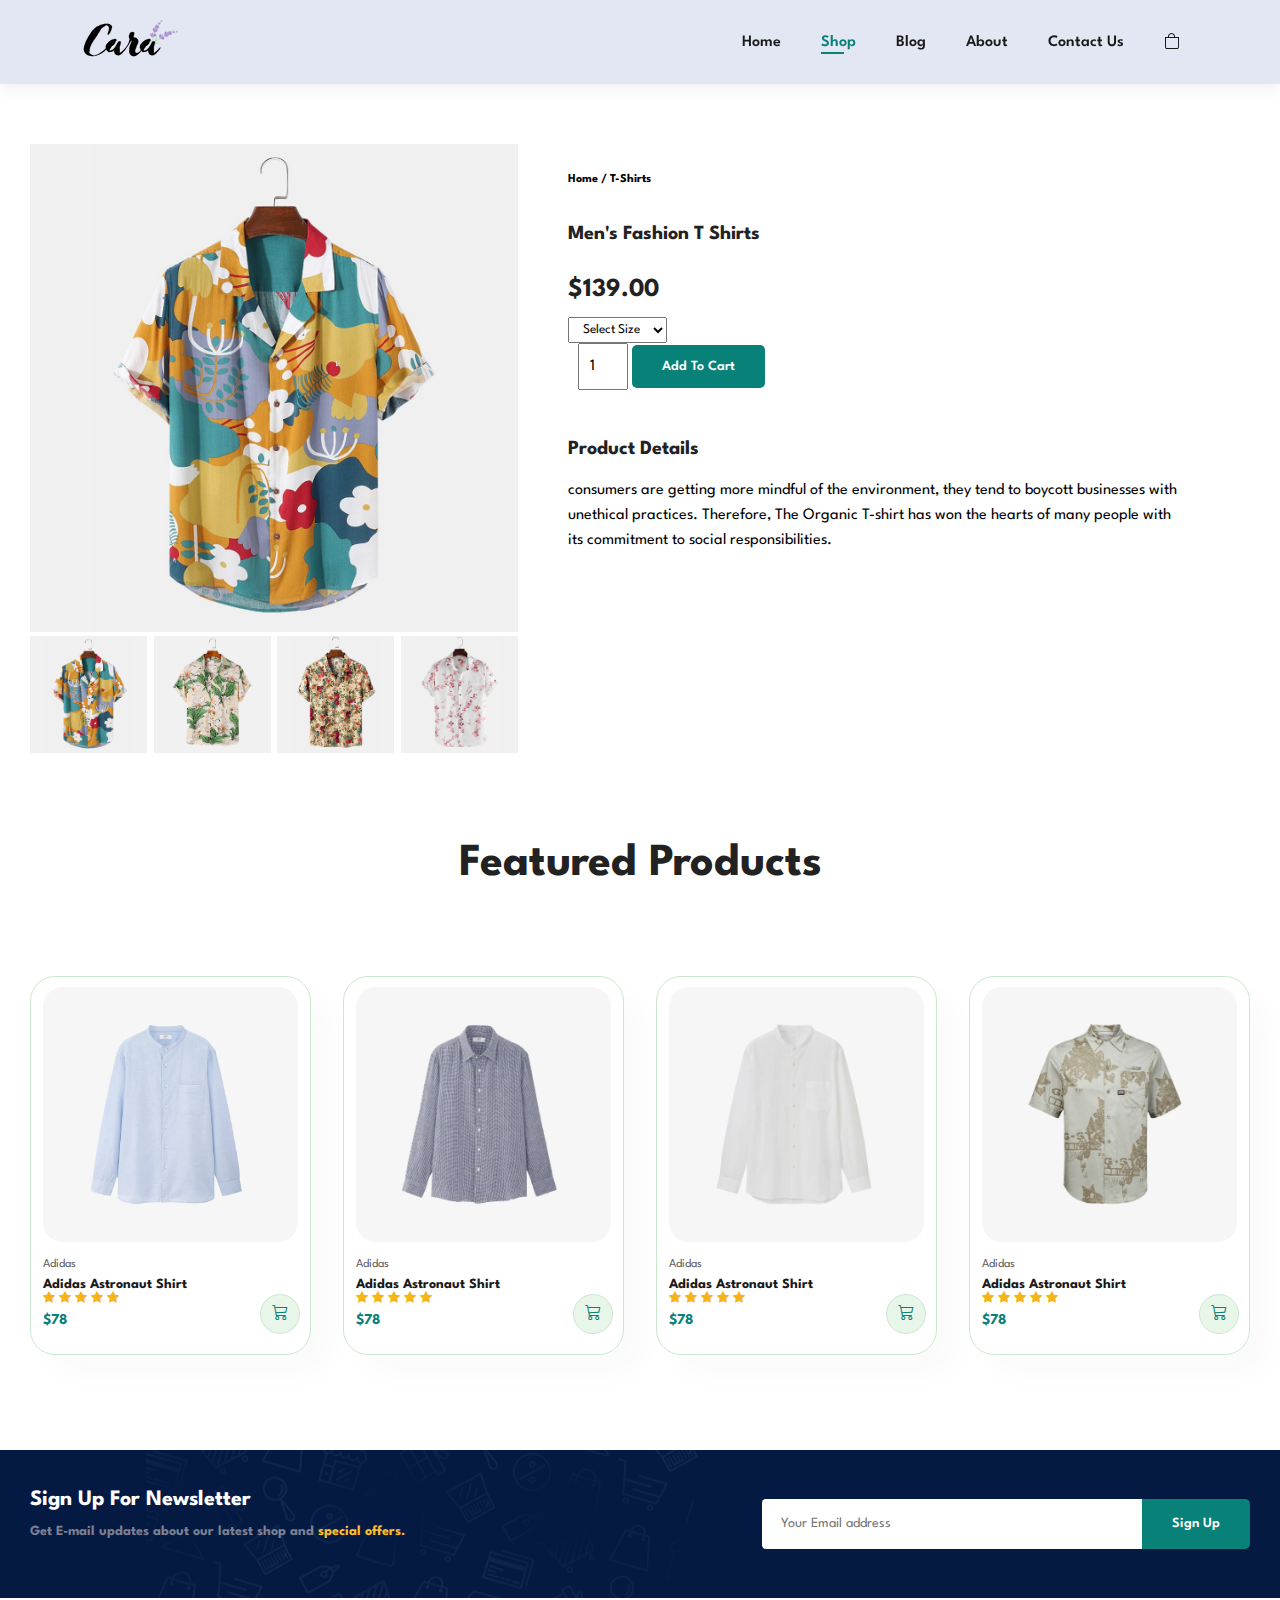
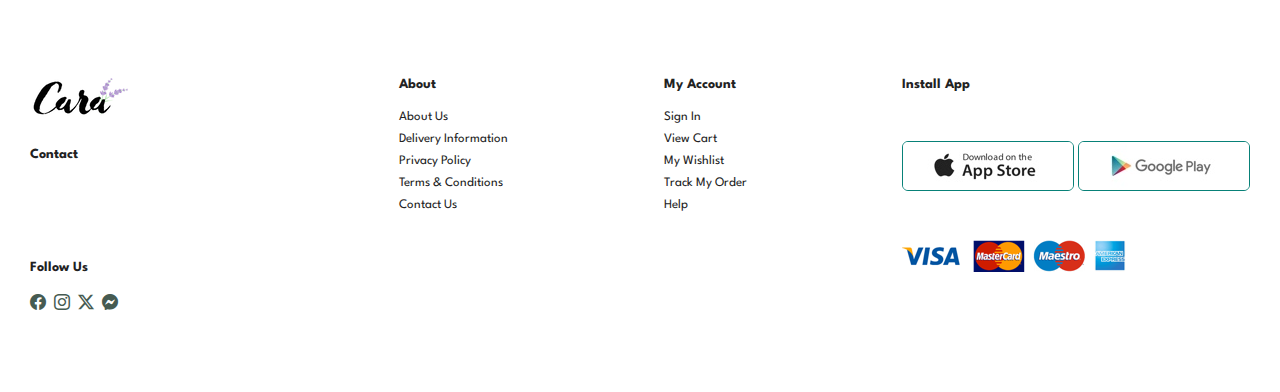
<file: sproduct.html>
<!DOCTYPE html>
<html lang="en">
<head>
    <meta charset="UTF-8">
    <meta name="viewport" content="width=device-width, initial-scale=1.0">
    <title>Omkar's Ecommerce Website</title>
    <link rel="stylesheet" href="https://cdn.jsdelivr.net/npm/bootstrap-icons@1.11.2/font/bootstrap-icons.css">
    <link rel="stylesheet" href="style.css">
</head>
<body>
        <section id="header">
            <a href="#"><img src="img/logo.png" class="logo"></a>

            <div>
                <ul id="navbar">
                    <li><a href="index.html">Home</a></li>
                    <li><a class="active", href="home.html">Shop</a></li>
                    <li><a href="blog.html">Blog</a></li>
                    <li><a href="about.html">About</a></li>
                    <li><a href="contact.html">Contact Us</a></li>
                    <li id="lg-bag"><a href="cart.html"><i class="bi bi-bag"></i></a></li>
                    <a href="#" id="close"><i class="bi bi-x-circle"></i></a>
                </ul>
            </div>
            
            <div id="mobile">
                <a href="cart.html"><i class="bi bi-bag"></i></a>
                <i id="bar" class="bi bi-list"></i>

            </div>
        </section>
        <section id="prodetails" class="section-p1">
            <div class="single-pro-image">
                <img src="img/products/f1.jpg" width="100%" id="MainImg" alt="">

                <div class="small-img-group">
                    <div class="small-img-col">
                        <img src="img/products/f1.jpg" width="100%"  class="small-img">
                    </div>

                    <div class="small-img-col">
                        <img src="img/products/f2.jpg" width="100%"  class="small-img">
                    </div>

                    <div class="small-img-col">
                        <img src="img/products/f3.jpg" width="100%"  class="small-img">
                    </div>

                    <div class="small-img-col">
                        <img src="img/products/f4.jpg" width="100%"  class="small-img">
                    </div>
                </div>
            </div>

            <div class="single-pro-details">
                <h6>Home / T-Shirts</h6>
                <h4>Men's Fashion T Shirts</h4>
                <h2>$139.00</h2>
                <select>
                    <option>Select Size</option>
                    <option>XL</option>
                    <option>L</option>
                    <option>M</option>
                    <option>S</option>
                </select>
                <input type="number" value="1">
                <button class="normal">Add To Cart</button>
                <h4>Product Details</h4>
                <span> consumers are getting more mindful of the environment, they tend to boycott businesses with unethical practices. Therefore, The Organic T-shirt has won the hearts of many people with its commitment to social responsibilities.</span>
            </div>
        </section>

        <section id="product1" class="section-p1">
            <h2>Featured Products</h2>
            <p>Summer collection New Modern Design</p>
            <div class="pro-container">
                <div class="pro">
                    <img src="img/products/n1.jpg" alt="">
                    <div class="des">
                        <span>Adidas</span>
                        <h5>Adidas Astronaut Shirt</h5>
                        <div class="star">
                            <i class="bi bi-star-fill"></i>
                            <i class="bi bi-star-fill"></i>
                            <i class="bi bi-star-fill"></i>
                            <i class="bi bi-star-fill"></i>
                            <i class="bi bi-star-fill"></i>
                        </div>
                        <h4>$78</h4>
                    </div>
                    <a href="#"><i class="bi bi-cart3 cart"></i></a>
                </div>
                <div class="pro">
                    <img src="img/products/n2.jpg" alt="">
                    <div class="des">
                        <span>Adidas</span>
                        <h5>Adidas Astronaut Shirt</h5>
                        <div class="star">
                            <i class="bi bi-star-fill"></i>
                            <i class="bi bi-star-fill"></i>
                            <i class="bi bi-star-fill"></i>
                            <i class="bi bi-star-fill"></i>
                            <i class="bi bi-star-fill"></i>
                        </div>
                        <h4>$78</h4>
                    </div>
                    <a href="#"><i class="bi bi-cart3 cart"></i></a>
                </div>
                <div class="pro">
                    <img src="img/products/n3.jpg" alt="">
                    <div class="des">
                        <span>Adidas</span>
                        <h5>Adidas Astronaut Shirt</h5>
                        <div class="star">
                            <i class="bi bi-star-fill"></i>
                            <i class="bi bi-star-fill"></i>
                            <i class="bi bi-star-fill"></i>
                            <i class="bi bi-star-fill"></i>
                            <i class="bi bi-star-fill"></i>
                        </div>
                        <h4>$78</h4>
                    </div>
                    <a href="#"><i class="bi bi-cart3 cart"></i></a>
                </div>
                <div class="pro">
                    <img src="img/products/n4.jpg" alt="">
                    <div class="des">
                        <span>Adidas</span>
                        <h5>Adidas Astronaut Shirt</h5>
                        <div class="star">
                            <i class="bi bi-star-fill"></i>
                            <i class="bi bi-star-fill"></i>
                            <i class="bi bi-star-fill"></i>
                            <i class="bi bi-star-fill"></i>
                            <i class="bi bi-star-fill"></i>
                        </div>
                        <h4>$78</h4>
                    </div>
                    <a href="#"><i class="bi bi-cart3 cart"></i></a>
                </div>
            </div>
        </section>

        <section id="newsletter" class="section-p1 section-m1">
            <div class="newstext">
                <h4>Sign Up For Newsletter</h4>
                <p>Get E-mail updates about our latest shop and <span>special offers.</span></p>
            </div>
            <div class="form">
                <input type="text" placeholder="Your Email address">
                <button class="normal">Sign Up</button>
            </div>

            
        </section>

        <footer class="section-p1">
            <div class="col">
                <img class="logo" src="img/logo.png" alt="">
                <h4>Contact</h4>
                <p><strong>Address:</strong>A-204,Legacy Avenue,Wakad. </p>
                <p><strong>Phone:</strong>+91 7887544283/+01 2222 322 </p>
                <p><strong>Hours:</strong>10.00-18.00,Mon-Sat </p>
                <div class="follow">
                    <h4>Follow Us</h4>
                    <div class="bootstrap-icons">
                        <i class="bi bi-facebook"></i>
                        <i class="bi bi-instagram"></i>
                        <i class="bi bi-twitter-x"></i>
                        <i class="bi bi-messenger"></i>
                    </div>
                </div>
            </div>

            <div class="col">
                <h4>About</h4>
                <a href="#">About Us</a>
                <a href="#">Delivery Information</a>
                <a href="#">Privacy Policy</a>
                <a href="#">Terms & Conditions</a>
                <a href="#">Contact Us</a>
            </div>

            <div class="col">
                <h4>My Account</h4>
                <a href="#">Sign In</a>
                <a href="#">View Cart</a>
                <a href="#">My Wishlist</a>
                <a href="#">Track My Order</a>
                <a href="#">Help</a>
            </div>

            <div class="col install">
                <h4>Install App</h4>
                <p>From App Store or Google Play</p>
                <div class="row">
                    <img src="img/pay/app.jpg" alt="">
                    <img src="img/pay/play.jpg" alt="">
                </div>
                <p>Secure Payment Gateways</p>
                <img src="img/pay/pay.png" alt="">
            </div>

            <div class="copyright">
                <p>@2024, omk etc - HTML CSS Ecommerce Template         </p>
            </div>
        </footer>

        <script>
            var MainImg = document.getElementById("MainImg");
            var smallimg = document.getElementsByClassName("small-img");

            smallimg[0].onclick = function(){
                MainImg.src = smallimg[0].src;
            }

            smallimg[1].onclick = function(){
                MainImg.src = smallimg[1].src;
            }

            smallimg[2].onclick = function(){
                MainImg.src = smallimg[2].src;
            }

            smallimg[3].onclick = function(){
                MainImg.src = smallimg[3].src;
            }
        </script>

    <script src="script.js"></script>
</body>
</html>
</file>
<file: style.css>
@import url("https://fonts.googleapis.com/css2?family=Spartan:wght@100;200;300;400;500;600;700;800;900&display=swap");
* {
  margin: 0;
  padding: 0;
  box-sizing: border-box;
  font-family: "Spartan", sans-serif;
}

html {
  scroll-behavior: smooth;
}

/* Global Styles */

h1 {
  font-size: 50px;
  line-height: 64px;
  color: #222;
}

h2 {
  font-size: 46px;
  line-height: 54px;
  color: #222;
}

h4 {
  font-size: 20px;
  color: #222;
}

h6 {
  font-weight: 700;
  font-size: 12px;
}

p {
  font-size: 16px;
  color: #465b52;
  margin: 15px 0 20px 0;
}

.section-p1 {
  padding: 40px 30px;
}

.section-m1 {
  margin: 40px 0;
}

button.normal{
  font-size: 14px;
  font-weight: 600;
  padding: 15px 30px;
  color: black;
  background-color: #fff;
  cursor: pointer;
  border: none;
  outline: none;
  transition: 0.2s;
  border-radius: 5px;
}

button.white{
  font-size: 13px;
  font-weight: 600;
  padding: 11px 18px;
  color: rgb(244, 237, 237);
  background-color: transparent;
  cursor: pointer;
  border: 1px solid white;
  outline: none;
  transition: 0.2s;
  border-radius: 2px;
}

body {
  width: 100%;
}





#header{
    display: flex;
    align-items: center;
    justify-content: space-between;
    padding: 20px 80px ;
    background: #E3E6F3;
    box-shadow: 0 5px 15px rgba(0, 0, 0, 0.06);
    z-index: 999;
    position: sticky;
    top: 0;
    left: 0;
}

#navbar{
display: flex;
align-items: center;
justify-content:center ;
}

#navbar li {
    list-style: none;
    padding: 0 20px;
    position: relative;
    
}

#navbar li a{
    text-decoration: none;
    font-size: 16px;
    font-weight: 600;
    color:  #1a1a1a ;
    transition: 0.3s ease;

}

#navbar li a:hover,
#navbar li a.active
 {
    color: #088178;
}
#navbar li a.active::after,
#navbar li a:hover::after{
    content: "";
    width: 30%;
    height: 2px;
    background: #088178;
    position: absolute;
    bottom: -4px;
    left: 20px;

}

#mobile{
  display: none;
  align-items: center;

}

#close {
  display: none;
}






/* Home Page*/
#hero{
    background-image: url("img/hero4.png");
    height: 90vh;
    width: 100%;
    background-size: cover;
    background-position: top 25% right 0;
    padding: 0 80px;
    display: flex;
    flex-direction: column;
    align-items: flex-start;
    justify-content: center;

}
#hero h4{
        padding-bottom: 15px;

}
#hero h1{
        color: #088178;

}

#hero button{
    background-image: url("img/button.png");
    background-color: transparent;
    color: #088178;
    border: 0;
    padding: 14px 80px 14px 65px;
    background-repeat: no-repeat;
    cursor: pointer;
    font-weight: 700;
    font-size:15px ;

}





#feature{
    display: flex;
    align-items: center;
    justify-content: space-between;
    flex-wrap: wrap;
}

#feature .fe-box{
    width: 180px;
    text-align: center;
    padding: 25px 15px;    
    box-shadow: 20px 20px 34px rgba(0, 0, 0, 0.03);
    border: 1px solid #cce7d0;
    border-radius: 4px;
    margin: 15px 0;


}

#feature .fe-box:hover{
    box-shadow: 10px 10px 54px rgba(71, 65, 225, 0.133);

}

#feature .fe-box img{
    width: 100;
    margin-bottom: 10px;
}

#feature .fe-box h6{
    display: inline-block;
    padding: 9px 8px 6px 8px;
    line-height: 1;
    border-radius: 4px;
    color: #088178;
    background-color:#d7a7b1 ;
}

#feature .fe-box:nth-child(2) h6{
    background-color: rgb(146, 179, 168);
}

#feature .fe-box:nth-child(3) h6{
    background-color: rgb(5, 192, 205);
}

#feature .fe-box:nth-child(4) h6{
    background-color: rgb(129, 153, 185);
}

#feature .fe-box:nth-child(5) h6{
    background-color: rgb(162, 153, 173);
}

#feature .fe-box:nth-child(6) h6{
    background-color: rgb(184, 147, 157);
}






#product1{
  text-align: center;
}

#product1 .pro-container{
  display: flex;
  justify-content: space-between;
  padding-top: 20px;
  flex-wrap: wrap;
}

#product1 .pro{
  width: 23%;
  min-width:250px;
  padding: 10px 12px;
  border:1px solid #cce7d0;
  border-radius: 25px;
  cursor: pointer;
  box-shadow: 20px 20px 30px rgba(0, 0, 0, 0.02);
  margin: 15px 0;
  transition: 0.2s ease;
  position: relative;
}

#product1 .pro:hover{
    box-shadow: 20px 20px 30px rgba(0, 0, 0, 0.06);
}

#product1 .pro img{
  width: 100%;
  border-radius: 20px;

}

#product1 .pro .des{
  text-align: start;
  padding: 10px 0 ;
  
}

#product1 .pro .des span{
  color: #606063;
  font-size: 12px;
  
}

#product1 .pro .des h5{
  padding: 7px 0 0 0;
  color: #1a1a1a;
  font-size: 14px;

}

#product1 .pro .des i{
  font-size: 12px;
  color: rgb(243, 181, 25);
}

#product1 .pro .des h4{
  padding: 7px 0;
  font-size: 15px;
  font-weight: 700;
  color: #088178;
}


#product1 .pro .cart{
  width: 40px;
  height: 40px;
  line-height: 40px;
  border-radius: 50px;
  background-color:  #e8f6ea ;
  font-weight: 800;
  color: #088178;
  border: 1px solid #cce7d0;
  position: absolute;
  bottom: 20px;
  right: 10px;
}







#banner{
  display: flex;
  flex-direction: column;
  justify-content: center;
  align-items: center;
  text-align: center;
  background-image: url("img/banner/b2.jpg");
  width: 100%;
  height: 40vh;
  background-size: cover;
  background-position: center;


}

#banner h4{
  color: #fff;
  font-size: 16px;
}

#banner h2{
  color:#fff;
  font-size: 30px;
  padding: 10px 0;

}

#banner h2 span{
  color:#b33434;
  font-size: 30px;
  padding: 10px 0;

}

#banner button:hover{
  background: #088178;
  color: #fff;
  transition: 0.3s ease;
} 


#sm-banner{
  display: flex;
  justify-content: space-between;
  flex-wrap: wrap;

}

#sm-banner .banner-box{
  display: flex;
  flex-direction: column;
  justify-content: center;
  align-items: flex-start;
  padding: 40px;
  background-image: url("img/banner/b17.jpg");
  min-width: 700px;
  height: 50vh;
  background-size: cover;
  background-position: center;
}

#sm-banner .banner-box2{
  background-image: url("img/banner/b10.jpg");
}

#sm-banner h4{
    color: white;
    font-size: 20px;
    font-weight: 600;

}

#sm-banner h2{
  color: white;
  font-size: 28px;
  font-weight: 800;

}

#sm-banner span{
  color: white;
  font-size: 14px;
  font-weight: 500;

}

#sm-banner .banner-box:hover button{
  background: #088178;
  border: 1px solid #088178;
}

#banner3{
  display: flex;
  justify-content: space-between;
  flex-wrap: wrap;
  padding: 0 80px;
}


#banner3 .banner-box{
  display: flex;
  flex-direction: column;
  justify-content: center;
  align-items: flex-start;
  padding: 20px;
  background-image: url("img/banner/b7.jpg");
  min-width: 30%;
  height: 30vh;
  background-size: cover;
  background-position: center;
  margin-bottom: 20px;
}

#banner3 .banner-box2{
  background-image: url("img/banner/b4.jpg");
}

#banner3 .banner-box3{
  background-image: url("img/banner/b18.jpg");
}

#banner3 h2{
  color: #fff;
  font-weight: 800;
  font-size: 15px;

}

#banner3 h3{
  color: #9c0c0c;
  font-weight: 800;
  font-size: 15px;
  
}






#newsletter{
  display: flex;
  justify-content: space-between;
  flex-wrap: wrap;
  align-items: center;
  background-image: url("img/banner/b14.png");
  background-repeat: no-repeat;
  background-position: 20% 30%;
  background-color: #041a42;
}

#newsletter h4{
  font-size: 22px;
  font-weight: 700;
  color: white;
  
}

#newsletter p{
  font-size: 14px;
  font-weight: 700;
  color: rgba(197, 190, 195, 0.625);
  
}

#newsletter p span{
 
  color:#ffbd27 ;
  
}

#newsletter .form{
  display: flex;
  width: 40%;
}

#newsletter input{
  height: 3.125rem;
  padding: 0 1.25em;
  font-size: 14px;
  width: 100%;
  border:  1px solid transparent;
  border-radius: 4px;
  outline: none;
  border-top-right-radius: 0;
  border-bottom-right-radius: 0;
}

#newsletter button{
  background-color: #088178;
  color: #fff;
  white-space: nowrap;
  border-top-left-radius: 0;
  border-bottom-left-radius: 0;
}






footer{
  display: flex;
  flex-wrap: wrap;
  justify-content: space-between;
}

footer .col{
  display: flex;
  flex-direction: column;
  align-items: flex-start;
  margin-bottom: 20px;
}

footer .logo{
  margin-bottom: 30px;

}

footer h4{
  font-size: 14px;
  padding-bottom: 20px;

}

footer p{
  font-size: 13px;
  margin: 0 0 8px 0;
}

footer a{
  font-size: 13px;
  text-decoration: none;
  color: #222;
  margin-bottom: 10px;
}

footer .follow{
  margin-top: 20px;

}

footer .follow i{
  color:#465b52;
  padding-right: 4px;
  cursor: pointer;
}

footer .install .row img{
  border: 1px solid #088178;
  border-radius: 6px;
}

footer .install img{
  margin: 10px 0 15px 0;

}

footer .follow i:hover,
footer a:hover{
  color: #088178;
}

footer .copyright{
  width: 100%;
  text-align: center;
}

/* Shop Page */

#page-header{
  background-image: url("img/banner/b1.jpg");
  width: 100%;
  height: 40vh;
  background-size: cover;
  display: flex;
  justify-content: center;
  text-align: center;
  flex-direction: column;
  padding: 14px;
  
}

#page-header h2,p{
  color: white;
}

#pagination{
  text-align: center;  
}

#pagination a{
  text-decoration: none;
  background-color: #088178;
  padding: 15px 20px;
  border-radius: 4px;
  color: white;
  font-weight: 600;
}

#pagination a i{
  font-size: 16px;
  font-weight: 600;
}

/* Single Product */
#prodetails{
  display: flex;
  margin-top: 20px;
}



#prodetails .single-pro-image{
  width: 40%;
  margin-right: 50px;
}

.small-img-group{
  display: flex;
  justify-content: space-between;
}

.small-img-col{
  flex-basis: 24%;
  cursor: pointer;
}

#prodetails .single-pro-details{
  width: 50%;
  padding-top: 30px;
}

#prodetails .single-pro-details h4{
  padding: 40px 0 20px 0; 
}

#prodetails .single-pro-details h2{
  font-size: 26px;
}

#prodetails .single-pro-details select{
  display: block;
  padding: 5px 10px;
}

#prodetails .single-pro-details input{
  width: 50px;
  height: 47px;
  padding-left: 10px;
  margin-bottom: 10px;
  font-size: 16px;
  margin-left: 10px;

}

#prodetails .single-pro-details input:focus{
  outline: none;
}

#prodetails .single-pro-details button{
  background-color: #088178;
  color: white;
}

#prodetails .single-pro-details span{
  line-height: 25px;
}


/* Blog Page */
#page-header.blog-header{
  background-image: url("img/banner/b19.jpg");
 
}

#blog{
  padding: 150px 150px 0 150px;
}

#blog .blog-box{
  display: flex;
  align-items: center;
  width: 100%;
  position: relative;
  padding-bottom: 90px;
}

#blog .blog-img{
  width: 50%;
  margin-right: 40px;
}

#blog img{
  width: 100%;
  height: 300px;
  object-fit: cover;
}

#blog .blog-details{
  width: 50%;
}

#blog .blog-details a{
  text-decoration:none;
  font-size: 11px;
  color: black;
  font-weight: 700;
  position: relative;
  transition: 0.3s;
}

#blog .blog-details a::after{
  content: "";
  width: 50px;
  height: 1px;
  background-color: black;
  position: absolute;
  top: 4px;
  right: -60px;
}

#blog .blog-details a:hover{
  color: #088178;
}

#blog .blog-details a:hover::after{
  color: #088178;
}

#blog .blog-box h1{
  position: absolute;
  top: -40px;
  left:0 ;
  font-size: 70px;
  font-weight: 700;
  color:#c9cbce;
  z-index: -9;
}






/* media*/
@media (max-width:799px) {
  .section-p1{
    padding: 40px 40px;
  }

  #navbar {
    display: flex;
    flex-direction: column;
    align-items: flex-start;
    justify-content: flex-start;
    position: fixed;
    top: 0;
    right: -300px;
    height: 100vh;
    width: 300px;
    background-color: #E3E6F3;
    box-shadow: 0 40px 60px rgba(0, 0, 0, 0.01);
    padding: 80px 0 0 10px;
    transition: 0.3s;
}

#navbar.active{
    right: 0px;
}

#navbar li{
  margin-bottom: 25px;
}

#mobile{
  display: flex;
  align-items: center;

}

#mobile i{
  color: #1a1a1a;
  font-size: 24px;
  padding-left: 20px;

}

#close{
  display: initial;
  position: absolute;
  top: 30px;
  left: 30px;
  color: #222;
  font-size: 24px;
}

#lg-bag {
  display: none;
}

#hero {
  height: 70vh;
  padding: 0 80px;
  background-position: top 30% right 30%;
}

#feature{
 
  justify-content: center;
}

#feature .fe-box{
  
  margin: 15px 15px;


}

#product1 .pro-container {
  justify-content: center;
  
}

#product1 .pro{
  margin: 15px;
}

#banner{
  height: 20vh;
}

#sm-banner .banner-box{
  min-width: 100%;
  height: 30vh;
}

#banner3{
  padding: 0 40px;
}

#banner3 .banner-box{
  width: 28%;
}

#newsletter .form{
  width: 70%;
}
}
</file>
